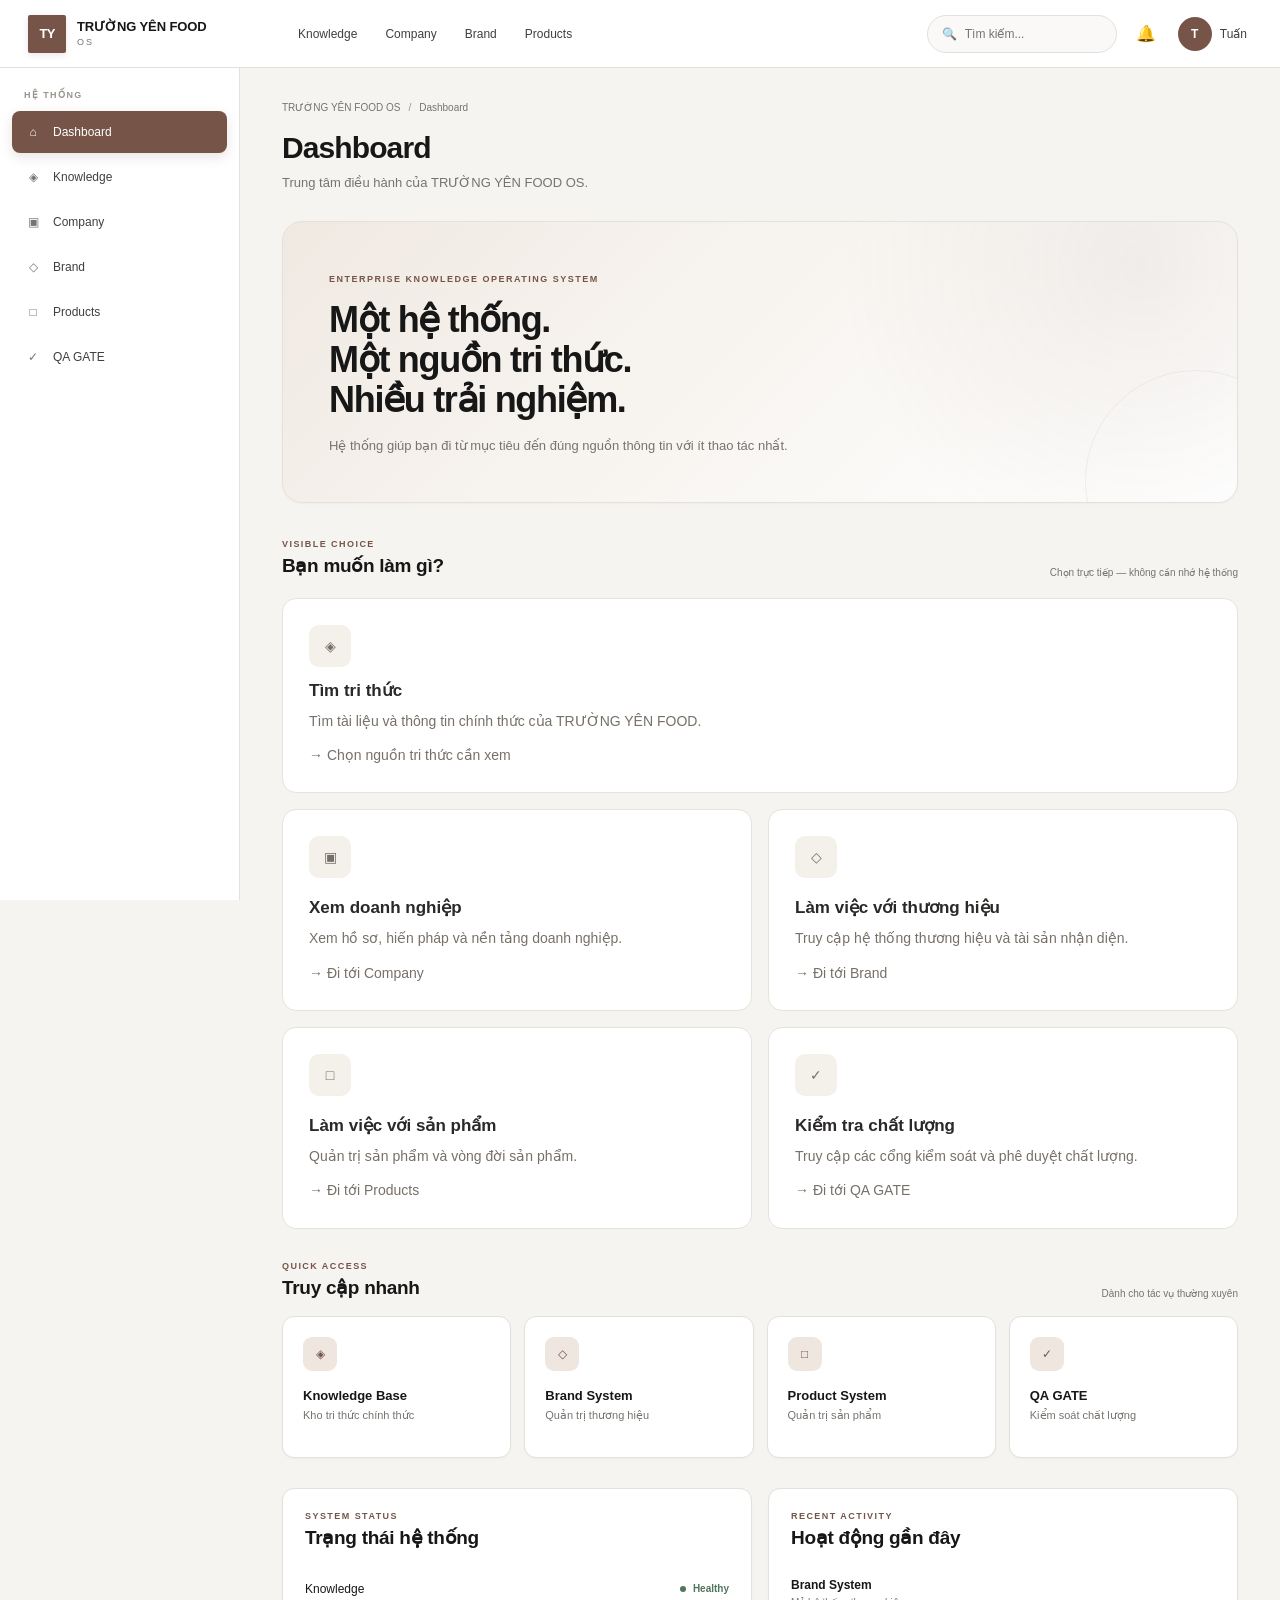
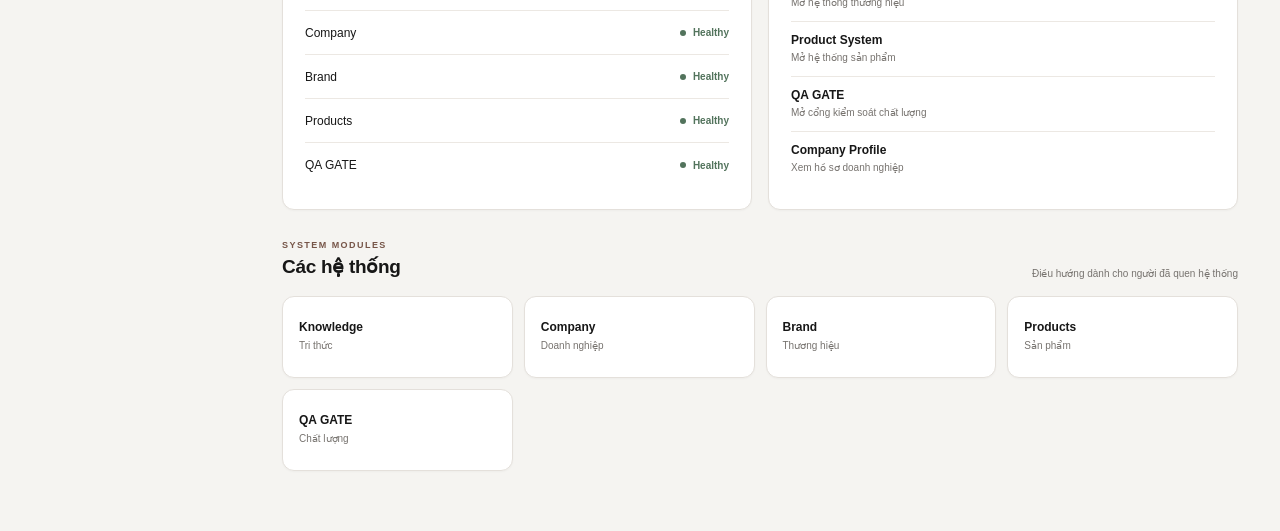
<file: app/index.html>
<!DOCTYPE html>
<html lang="vi">

<head>

    <meta charset="UTF-8">

    <meta
        name="viewport"
        content="width=device-width, initial-scale=1.0"
    >

    <title>TRƯỜNG YÊN FOOD OS</title>

    <link rel="stylesheet" href="app.css">

    <style>

        /*
         * =========================================
         * UX v1.1 — VISIBLE CHOICE
         * =========================================
         */

        .intent-section {
            margin-top: 36px;
        }


        .intent-grid {
            display: grid;
            grid-template-columns:
                repeat(2, minmax(0, 1fr));

            gap: 16px;

            margin-top: 20px;
        }


        .intent-card {
            display: flex;
            flex-direction: column;

            min-height: 150px;

            padding: 26px;

            text-decoration: none;

            background: #ffffff;

            border: 1px solid #e7e2da;

            border-radius: 14px;

            transition:
                transform 0.18s ease,
                box-shadow 0.18s ease,
                border-color 0.18s ease;
        }


        .intent-card:hover {
            transform: translateY(-2px);

            border-color: #c8b59f;

            box-shadow:
                0 10px 30px rgba(60, 48, 35, 0.08);
        }


        .intent-icon {
            display: flex;
            align-items: center;
            justify-content: center;

            width: 42px;
            height: 42px;

            margin-bottom: 18px;

            border-radius: 10px;

            background: #f4f0ea;

            font-size: 20px;
        }


        .intent-card strong {
            display: block;

            margin-bottom: 7px;

            font-size: 17px;
            line-height: 1.4;

            color: #2b2927;
        }


        .intent-card span {
            font-size: 14px;
            line-height: 1.6;

            color: #777067;
        }


        .intent-primary {
            grid-column: span 2;

            min-height: 120px;
        }


        .intent-primary .intent-icon {
            margin-bottom: 12px;
        }


        .intent-note {
            margin-top: 12px;

            font-size: 13px;

            color: #8a8177;
        }


        @media (max-width: 760px) {

            .intent-grid {
                grid-template-columns: 1fr;
            }


            .intent-primary {
                grid-column: span 1;
            }

        }

    </style>

</head>


<body>

    <div class="app-shell">


        <!-- =========================================
             HEADER
             ========================================= -->

        <header class="app-header">

            <a
                href="index.html"
                class="brand"
            >

                <div class="brand-mark">
                    TY
                </div>


                <div class="brand-text">

                    <strong>
                        TRƯỜNG YÊN FOOD
                    </strong>

                    <span>
                        OS
                    </span>

                </div>

            </a>


            <nav class="top-navigation">

                <a href="workspaces/knowledge.html">
                    Knowledge
                </a>

                <a href="workspaces/company.html">
                    Company
                </a>

                <a href="workspaces/brand.html">
                    Brand
                </a>

                <a href="workspaces/products.html">
                    Products
                </a>

            </nav>


            <div class="header-actions">

                <button
                    class="search-button"
                    type="button"
                    id="dashboard-search-button"
                >

                    🔍

                    <span>
                        Tìm kiếm...
                    </span>

                </button>


                <button
                    class="icon-button"
                    type="button"
                    aria-label="Thông báo"
                >
                    🔔
                </button>


                <button
                    class="user-button"
                    type="button"
                >

                    <span class="avatar">
                        T
                    </span>

                    <span>
                        Tuấn
                    </span>

                </button>

            </div>

        </header>



        <!-- =========================================
             BODY
             ========================================= -->

        <div class="app-body">


            <!-- =====================================
                 SIDEBAR
                 ===================================== -->

            <aside class="sidebar">

                <div class="sidebar-section">

                    <div class="sidebar-title">
                        HỆ THỐNG
                    </div>


                    <a
                        class="sidebar-item active"
                        href="index.html"
                    >

                        <span>⌂</span>

                        <span>
                            Dashboard
                        </span>

                    </a>


                    <a
                        class="sidebar-item"
                        href="workspaces/knowledge.html"
                    >

                        <span>◈</span>

                        <span>
                            Knowledge
                        </span>

                    </a>


                    <a
                        class="sidebar-item"
                        href="workspaces/company.html"
                    >

                        <span>▣</span>

                        <span>
                            Company
                        </span>

                    </a>


                    <a
                        class="sidebar-item"
                        href="workspaces/brand.html"
                    >

                        <span>◇</span>

                        <span>
                            Brand
                        </span>

                    </a>


                    <a
                        class="sidebar-item"
                        href="workspaces/products.html"
                    >

                        <span>□</span>

                        <span>
                            Products
                        </span>

                    </a>


                    <a
                        class="sidebar-item"
                        href="workspaces/qa.html"
                    >

                        <span>✓</span>

                        <span>
                            QA GATE
                        </span>

                    </a>

                </div>

            </aside>



            <!-- =====================================
                 MAIN CONTENT
                 ===================================== -->

            <main class="main-content">

                <div class="workspace">


                    <!-- =================================
                         BREADCRUMB
                         ================================= -->

                    <div class="workspace-breadcrumb">

                        TRƯỜNG YÊN FOOD OS

                        <span>
                            /
                        </span>

                        Dashboard

                    </div>



                    <!-- =================================
                         PAGE HEADER
                         ================================= -->

                    <div class="workspace-heading">

                        <div>

                            <h1>
                                Dashboard
                            </h1>


                            <p>
                                Trung tâm điều hành của
                                TRƯỜNG YÊN FOOD OS.
                            </p>

                        </div>

                    </div>



                    <!-- =================================
                         WELCOME
                         ================================= -->

                    <section class="welcome-card">

                        <div>

                            <span class="eyebrow">
                                ENTERPRISE KNOWLEDGE OPERATING SYSTEM
                            </span>


                            <h2>

                                Một hệ thống.
                                <br>

                                Một nguồn tri thức.
                                <br>

                                Nhiều trải nghiệm.

                            </h2>


                            <p>

                                Hệ thống giúp bạn đi từ mục tiêu
                                đến đúng nguồn thông tin với
                                ít thao tác nhất.

                            </p>

                        </div>

                    </section>



                    <!-- =================================
                         INTENT LAYER
                         ================================= -->

                    <section class="intent-section">


                        <div class="section-heading">

                            <div>

                                <span class="section-eyebrow">
                                    VISIBLE CHOICE
                                </span>


                                <h2>
                                    Bạn muốn làm gì?
                                </h2>

                            </div>


                            <span class="section-note">
                                Chọn trực tiếp — không cần nhớ hệ thống
                            </span>

                        </div>



                        <div class="intent-grid">


                            <!-- =================================
                                 INTENT 01 — KNOWLEDGE
                                 ================================= -->

                            <a
                                href="workspaces/knowledge.html"
                                class="intent-card intent-primary"
                            >

                                <span class="intent-icon">
                                    ◈
                                </span>


                                <strong>
                                    Tìm tri thức
                                </strong>


                                <span>
                                    Tìm tài liệu và thông tin chính thức
                                    của TRƯỜNG YÊN FOOD.
                                </span>


                                <span class="intent-note">
                                    → Chọn nguồn tri thức cần xem
                                </span>

                            </a>



                            <!-- =================================
                                 INTENT 02 — COMPANY
                                 ================================= -->

                            <a
                                href="workspaces/company.html"
                                class="intent-card"
                            >

                                <span class="intent-icon">
                                    ▣
                                </span>


                                <strong>
                                    Xem doanh nghiệp
                                </strong>


                                <span>
                                    Xem hồ sơ, hiến pháp và nền tảng
                                    doanh nghiệp.
                                </span>


                                <span class="intent-note">
                                    → Đi tới Company
                                </span>

                            </a>



                            <!-- =================================
                                 INTENT 03 — BRAND
                                 ================================= -->

                            <a
                                href="workspaces/brand.html"
                                class="intent-card"
                            >

                                <span class="intent-icon">
                                    ◇
                                </span>


                                <strong>
                                    Làm việc với thương hiệu
                                </strong>


                                <span>
                                    Truy cập hệ thống thương hiệu
                                    và tài sản nhận diện.
                                </span>


                                <span class="intent-note">
                                    → Đi tới Brand
                                </span>

                            </a>



                            <!-- =================================
                                 INTENT 04 — PRODUCTS
                                 ================================= -->

                            <a
                                href="workspaces/products.html"
                                class="intent-card"
                            >

                                <span class="intent-icon">
                                    □
                                </span>


                                <strong>
                                    Làm việc với sản phẩm
                                </strong>


                                <span>
                                    Quản trị sản phẩm và vòng đời
                                    sản phẩm.
                                </span>


                                <span class="intent-note">
                                    → Đi tới Products
                                </span>

                            </a>



                            <!-- =================================
                                 INTENT 05 — QA
                                 ================================= -->

                            <a
                                href="workspaces/qa.html"
                                class="intent-card"
                            >

                                <span class="intent-icon">
                                    ✓
                                </span>


                                <strong>
                                    Kiểm tra chất lượng
                                </strong>


                                <span>
                                    Truy cập các cổng kiểm soát
                                    và phê duyệt chất lượng.
                                </span>


                                <span class="intent-note">
                                    → Đi tới QA GATE
                                </span>

                            </a>


                        </div>

                    </section>



                    <!-- =================================
                         QUICK ACCESS
                         ================================= -->

                    <section class="quick-access">

                        <div class="section-heading">

                            <div>

                                <span class="section-eyebrow">
                                    QUICK ACCESS
                                </span>


                                <h2>
                                    Truy cập nhanh
                                </h2>

                            </div>


                            <span class="section-note">
                                Dành cho tác vụ thường xuyên
                            </span>

                        </div>


                        <div class="quick-grid">


                            <a
                                href="workspaces/knowledge.html"
                                class="quick-card"
                            >

                                <span class="quick-icon">
                                    ◈
                                </span>


                                <strong>
                                    Knowledge Base
                                </strong>


                                <span>
                                    Kho tri thức chính thức
                                </span>

                            </a>



                            <a
                                href="workspaces/brand.html"
                                class="quick-card"
                            >

                                <span class="quick-icon">
                                    ◇
                                </span>


                                <strong>
                                    Brand System
                                </strong>


                                <span>
                                    Quản trị thương hiệu
                                </span>

                            </a>



                            <a
                                href="workspaces/products.html"
                                class="quick-card"
                            >

                                <span class="quick-icon">
                                    □
                                </span>


                                <strong>
                                    Product System
                                </strong>


                                <span>
                                    Quản trị sản phẩm
                                </span>

                            </a>



                            <a
                                href="workspaces/qa.html"
                                class="quick-card"
                            >

                                <span class="quick-icon">
                                    ✓
                                </span>


                                <strong>
                                    QA GATE
                                </strong>


                                <span>
                                    Kiểm soát chất lượng
                                </span>

                            </a>


                        </div>

                    </section>



                    <!-- =================================
                         SYSTEM STATUS
                         ================================= -->

                    <section class="dashboard-grid">


                        <div class="dashboard-panel">

                            <div class="panel-heading">

                                <div>

                                    <span class="section-eyebrow">
                                        SYSTEM STATUS
                                    </span>


                                    <h2>
                                        Trạng thái hệ thống
                                    </h2>

                                </div>

                            </div>


                            <div class="status-list">


                                <div class="status-row">

                                    <span>
                                        Knowledge
                                    </span>

                                    <span class="status healthy">
                                        Healthy
                                    </span>

                                </div>


                                <div class="status-row">

                                    <span>
                                        Company
                                    </span>

                                    <span class="status healthy">
                                        Healthy
                                    </span>

                                </div>


                                <div class="status-row">

                                    <span>
                                        Brand
                                    </span>

                                    <span class="status healthy">
                                        Healthy
                                    </span>

                                </div>


                                <div class="status-row">

                                    <span>
                                        Products
                                    </span>

                                    <span class="status healthy">
                                        Healthy
                                    </span>

                                </div>


                                <div class="status-row">

                                    <span>
                                        QA GATE
                                    </span>

                                    <span class="status healthy">
                                        Healthy
                                    </span>

                                </div>


                            </div>

                        </div>



                        <!-- =================================
                             RECENT ACTIVITY
                             ================================= -->

                        <div class="dashboard-panel">

                            <div class="panel-heading">

                                <div>

                                    <span class="section-eyebrow">
                                        RECENT ACTIVITY
                                    </span>


                                    <h2>
                                        Hoạt động gần đây
                                    </h2>

                                </div>

                            </div>


                            <div class="activity-list">


                                <a
                                    href="workspaces/brand.html"
                                    class="activity-item"
                                >

                                    <strong>
                                        Brand System
                                    </strong>


                                    <span>
                                        Mở hệ thống thương hiệu
                                    </span>

                                </a>



                                <a
                                    href="workspaces/products.html"
                                    class="activity-item"
                                >

                                    <strong>
                                        Product System
                                    </strong>


                                    <span>
                                        Mở hệ thống sản phẩm
                                    </span>

                                </a>



                                <a
                                    href="workspaces/qa.html"
                                    class="activity-item"
                                >

                                    <strong>
                                        QA GATE
                                    </strong>


                                    <span>
                                        Mở cổng kiểm soát chất lượng
                                    </span>

                                </a>



                                <a
                                    href="workspaces/company.html"
                                    class="activity-item"
                                >

                                    <strong>
                                        Company Profile
                                    </strong>


                                    <span>
                                        Xem hồ sơ doanh nghiệp
                                    </span>

                                </a>


                            </div>

                        </div>


                    </section>



                    <!-- =================================
                         SYSTEM MODULES
                         ================================= -->

                    <section class="modules-section">


                        <div class="section-heading">

                            <div>

                                <span class="section-eyebrow">
                                    SYSTEM MODULES
                                </span>


                                <h2>
                                    Các hệ thống
                                </h2>

                            </div>


                            <span class="section-note">
                                Điều hướng dành cho người đã quen hệ thống
                            </span>

                        </div>


                        <div class="module-grid">


                            <a
                                href="workspaces/knowledge.html"
                                class="module-card"
                            >

                                <strong>
                                    Knowledge
                                </strong>

                                <span>
                                    Tri thức
                                </span>

                            </a>



                            <a
                                href="workspaces/company.html"
                                class="module-card"
                            >

                                <strong>
                                    Company
                                </strong>

                                <span>
                                    Doanh nghiệp
                                </span>

                            </a>



                            <a
                                href="workspaces/brand.html"
                                class="module-card"
                            >

                                <strong>
                                    Brand
                                </strong>

                                <span>
                                    Thương hiệu
                                </span>

                            </a>



                            <a
                                href="workspaces/products.html"
                                class="module-card"
                            >

                                <strong>
                                    Products
                                </strong>

                                <span>
                                    Sản phẩm
                                </span>

                            </a>



                            <a
                                href="workspaces/qa.html"
                                class="module-card"
                            >

                                <strong>
                                    QA GATE
                                </strong>

                                <span>
                                    Chất lượng
                                </span>

                            </a>


                        </div>

                    </section>


                </div>

            </main>

        </div>

    </div>
<script src="app.js"></script>
</body>

</html>
</file>
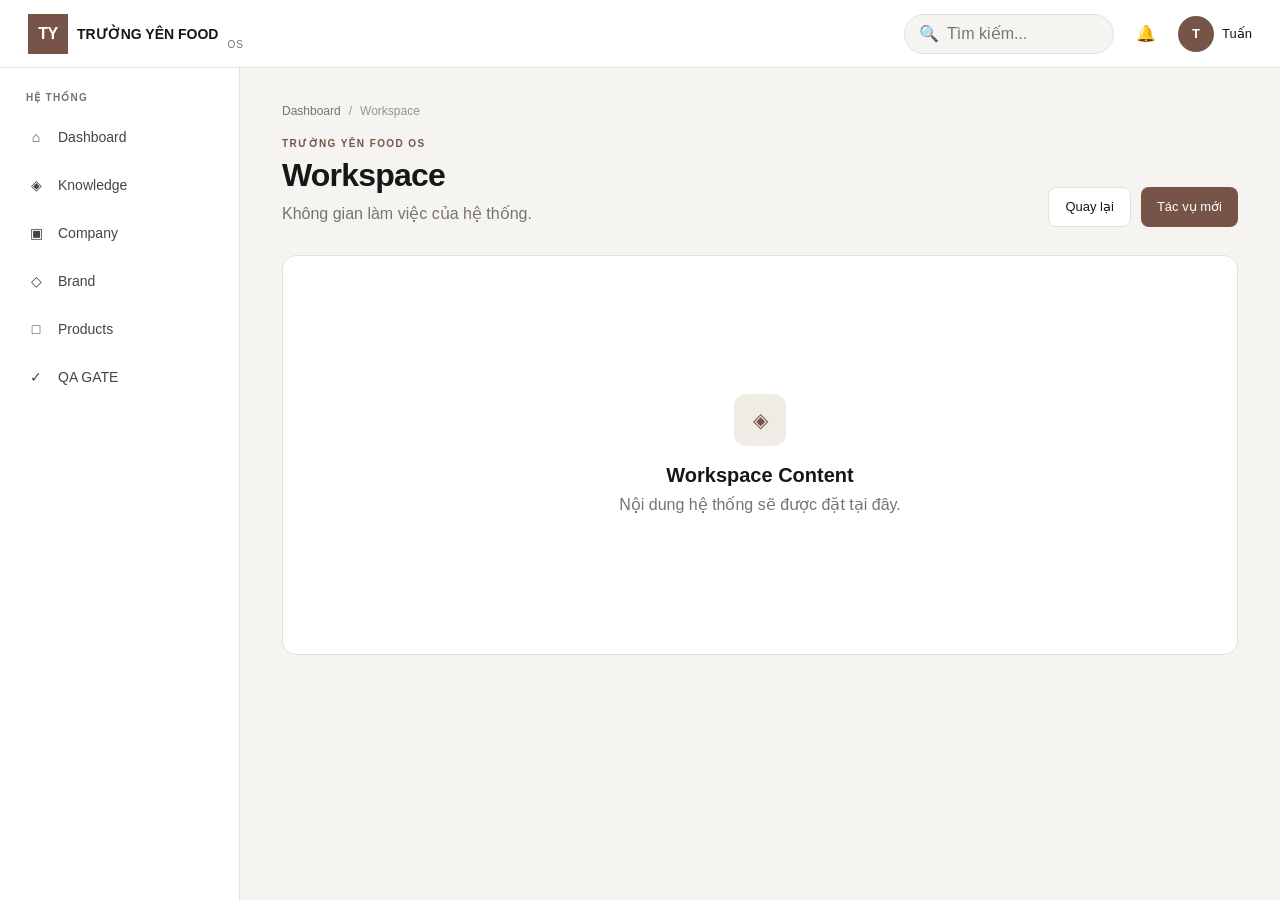
<file: app/layouts/workspace.html>
<!DOCTYPE html>
<html lang="vi">

<head>

    <meta charset="UTF-8">

    <meta
        name="viewport"
        content="width=device-width, initial-scale=1.0"
    >

    <title>Workspace — TRƯỜNG YÊN FOOD OS</title>

    <link rel="stylesheet" href="../app.css">
    <link rel="stylesheet" href="../components/workspace.css">

</head>


<body>

    <div class="workspace-shell">


        <!-- =========================================
             HEADER
             ========================================= -->

        <header class="workspace-header">

            <a
                href="../index.html"
                class="workspace-brand"
                data-nav-home
            >

                <span class="workspace-brand-mark">
                    TY
                </span>

                <span class="workspace-brand-name">
                    TRƯỜNG YÊN FOOD
                </span>

                <span class="workspace-brand-os">
                    OS
                </span>

            </a>


            <div class="workspace-header-actions">

                <button
                    class="workspace-search"
                    type="button"
                    aria-label="Tìm kiếm"
                >

                    🔍

                    <span>
                        Tìm kiếm...
                    </span>

                </button>


                <button
                    class="workspace-notification"
                    type="button"
                    aria-label="Thông báo"
                >

                    🔔

                </button>


                <div class="workspace-user">

                    <span class="workspace-avatar">
                        T
                    </span>

                    <span>
                        Tuấn
                    </span>

                </div>

            </div>

        </header>



        <!-- =========================================
             BODY
             ========================================= -->

        <div class="workspace-body">


            <!-- =====================================
                 SIDEBAR
                 ===================================== -->

            <aside
                class="workspace-sidebar"
                aria-label="Điều hướng hệ thống"
            >

                <div class="workspace-sidebar-title">
                    HỆ THỐNG
                </div>


                <!-- DASHBOARD -->

                <a
                    href="../index.html"
                    class="workspace-nav-item"
                    data-workspace="dashboard"
                >

                    <span>
                        ⌂
                    </span>

                    <span>
                        Dashboard
                    </span>

                </a>


                <!-- KNOWLEDGE -->

                <a
                    href="knowledge.html"
                    class="workspace-nav-item"
                    data-workspace="knowledge"
                >

                    <span>
                        ◈
                    </span>

                    <span>
                        Knowledge
                    </span>

                </a>


                <!-- COMPANY -->

                <a
                    href="company.html"
                    class="workspace-nav-item"
                    data-workspace="company"
                >

                    <span>
                        ▣
                    </span>

                    <span>
                        Company
                    </span>

                </a>


                <!-- BRAND -->

                <a
                    href="brand.html"
                    class="workspace-nav-item"
                    data-workspace="brand"
                >

                    <span>
                        ◇
                    </span>

                    <span>
                        Brand
                    </span>

                </a>


                <!-- PRODUCTS -->

                <a
                    href="products.html"
                    class="workspace-nav-item"
                    data-workspace="products"
                >

                    <span>
                        □
                    </span>

                    <span>
                        Products
                    </span>

                </a>


                <!-- QA GATE -->

                <a
                    href="qa.html"
                    class="workspace-nav-item"
                    data-workspace="qa"
                >

                    <span>
                        ✓
                    </span>

                    <span>
                        QA GATE
                    </span>

                </a>


            </aside>



            <!-- =====================================
                 MAIN
                 ===================================== -->

            <main class="workspace-main">

                <div class="workspace-container">


                    <!-- =================================
                         BREADCRUMB
                         ================================= -->

                    <nav
                        class="workspace-breadcrumb"
                        aria-label="Breadcrumb"
                    >

                        <a
                            href="../index.html"
                            data-nav-home
                        >
                            Dashboard
                        </a>

                        <span>
                            /
                        </span>

                        <span
                            class="workspace-breadcrumb-current"
                            data-breadcrumb-current
                        >
                            Workspace
                        </span>

                    </nav>



                    <!-- =================================
                         PAGE HEADER
                         ================================= -->

                    <header class="workspace-page-header">

                        <div>

                            <span class="workspace-eyebrow">
                                TRƯỜNG YÊN FOOD OS
                            </span>


                            <h1
                                data-workspace-title
                            >
                                Workspace
                            </h1>


                            <p
                                data-workspace-description
                            >
                                Không gian làm việc của hệ thống.
                            </p>

                        </div>


                        <div class="workspace-actions">


                            <button
                                class="workspace-action secondary"
                                type="button"
                                data-nav-back
                            >
                                Quay lại
                            </button>


                            <button
                                class="workspace-action primary"
                                type="button"
                                data-new-task
                            >
                                Tác vụ mới
                            </button>


                        </div>

                    </header>



                    <!-- =================================
                         CONTENT
                         ================================= -->

                    <section
                        class="workspace-content"
                        data-workspace-content
                    >

                        <div class="workspace-placeholder">

                            <span class="workspace-placeholder-icon">
                                ◈
                            </span>


                            <h2>
                                Workspace Content
                            </h2>


                            <p>
                                Nội dung hệ thống sẽ được đặt tại đây.
                            </p>

                        </div>

                    </section>


                </div>

            </main>


        </div>

    </div>


</body>

</html>
</file>
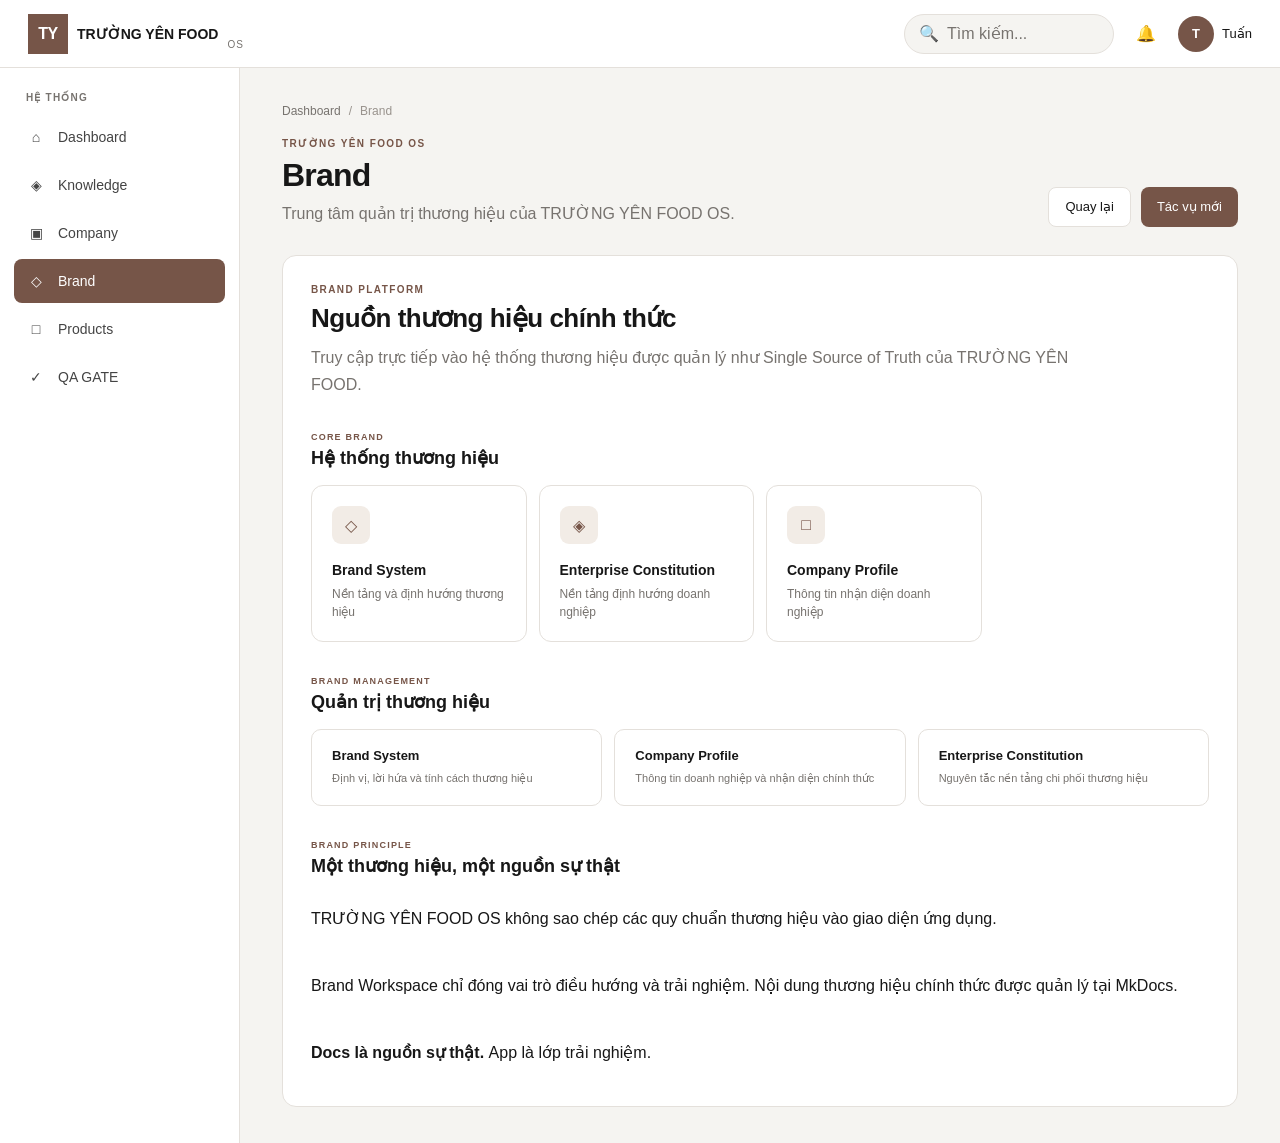
<file: app/workspaces/brand.html>
<!DOCTYPE html>
<html lang="vi">

<head>

    <meta charset="UTF-8">

    <meta
        name="viewport"
        content="width=device-width, initial-scale=1.0"
    >

    <title>Brand — TRƯỜNG YÊN FOOD OS</title>

    <link rel="stylesheet" href="../app.css">
    <link rel="stylesheet" href="../components/workspace.css">

</head>


<body>

    <div id="workspace-root"></div>


    <script>

        /*
         * =========================================
         * TRƯỜNG YÊN FOOD OS
         * BRAND WORKSPACE
         *
         * APP
         *  ↓
         * BRAND WORKSPACE
         *  ↓
         * MKDOCS / SINGLE SOURCE OF TRUTH
         * =========================================
         */


        const KNOWLEDGE_ROOT =
            "http://127.0.0.1:8000/systems/";


        /*
         * =========================================
         * LOAD WORKSPACE SHELL
         * =========================================
         */

        fetch("../layouts/workspace.html")

            .then(response => {

                if (!response.ok) {

                    throw new Error(
                        "Không thể tải Workspace Shell."
                    );

                }

                return response.text();

            })


            .then(html => {

                const parser =
                    new DOMParser();


                const documentFragment =
                    parser.parseFromString(
                        html,
                        "text/html"
                    );


                const shell =
                    documentFragment.querySelector(
                        ".workspace-shell"
                    );


                if (!shell) {

                    throw new Error(
                        "Không tìm thấy Workspace Shell."
                    );

                }


                /*
                 * INSERT SHELL
                 */

                document
                    .getElementById("workspace-root")
                    .appendChild(shell);


                /*
                 * =================================
                 * PAGE HEADER
                 * =================================
                 */

                const pageTitle =
                    shell.querySelector(
                        ".workspace-page-header h1"
                    );


                const pageDescription =
                    shell.querySelector(
                        ".workspace-page-header p"
                    );


                const breadcrumb =
                    shell.querySelector(
                        ".workspace-breadcrumb span:last-child"
                    );


                if (pageTitle) {

                    pageTitle.textContent =
                        "Brand";

                }


                if (pageDescription) {

                    pageDescription.textContent =
                        "Trung tâm quản trị thương hiệu của TRƯỜNG YÊN FOOD OS.";

                }


                if (breadcrumb) {

                    breadcrumb.textContent =
                        "Brand";

                }


                /*
                 * =================================
                 * ACTIVE NAVIGATION
                 * =================================
                 */

                const navigation =
                    shell.querySelectorAll(
                        ".workspace-nav-item"
                    );


                navigation.forEach(item => {

                    item.classList.remove(
                        "active"
                    );


                    if (
                        item.textContent
                            .trim()
                            .includes("Brand")
                    ) {

                        item.classList.add(
                            "active"
                        );

                    }

                });


                /*
                 * =================================
                 * WORKSPACE CONTENT
                 * =================================
                 */

                const content =
                    shell.querySelector(
                        ".workspace-content"
                    );


                if (!content) {

                    throw new Error(
                        "Không tìm thấy vùng Workspace Content."
                    );

                }


                content.innerHTML = `

                    <div class="knowledge-overview">


                        <!-- =================================
                             INTRO
                             ================================= -->

                        <div class="knowledge-intro">

                            <span class="workspace-eyebrow">
                                BRAND PLATFORM
                            </span>


                            <h2>
                                Nguồn thương hiệu chính thức
                            </h2>


                            <p>
                                Truy cập trực tiếp vào hệ thống
                                thương hiệu được quản lý như
                                Single Source of Truth của
                                TRƯỜNG YÊN FOOD.
                            </p>

                        </div>



                        <!-- =================================
                             CORE BRAND
                             ================================= -->

                        <div class="knowledge-section">

                            <div class="knowledge-section-heading">

                                <div>

                                    <span class="section-eyebrow">
                                        CORE BRAND
                                    </span>


                                    <h3>
                                        Hệ thống thương hiệu
                                    </h3>

                                </div>

                            </div>


                            <div class="knowledge-grid">


                                <!-- BRAND SYSTEM -->

                                <a
                                    href="${KNOWLEDGE_ROOT}brand-system/"
                                    class="knowledge-card"
                                >

                                    <span class="knowledge-card-icon">
                                        ◇
                                    </span>


                                    <strong>
                                        Brand System
                                    </strong>


                                    <span>
                                        Nền tảng và định hướng thương hiệu
                                    </span>

                                </a>



                                <!-- ENTERPRISE CONSTITUTION -->

                                <a
                                    href="${KNOWLEDGE_ROOT}enterprise-constitution/"
                                    class="knowledge-card"
                                >

                                    <span class="knowledge-card-icon">
                                        ◈
                                    </span>


                                    <strong>
                                        Enterprise Constitution
                                    </strong>


                                    <span>
                                        Nền tảng định hướng doanh nghiệp
                                    </span>

                                </a>



                                <!-- COMPANY PROFILE -->

                                <a
                                    href="${KNOWLEDGE_ROOT}company-profile/"
                                    class="knowledge-card"
                                >

                                    <span class="knowledge-card-icon">
                                        □
                                    </span>


                                    <strong>
                                        Company Profile
                                    </strong>


                                    <span>
                                        Thông tin nhận diện doanh nghiệp
                                    </span>

                                </a>


                            </div>

                        </div>



                        <!-- =================================
                             BRAND MANAGEMENT
                             ================================= -->

                        <div class="knowledge-section">

                            <div class="knowledge-section-heading">

                                <div>

                                    <span class="section-eyebrow">
                                        BRAND MANAGEMENT
                                    </span>


                                    <h3>
                                        Quản trị thương hiệu
                                    </h3>

                                </div>

                            </div>


                            <div class="knowledge-list">


                                <a
                                    href="${KNOWLEDGE_ROOT}brand-system/"
                                    class="knowledge-list-item"
                                >

                                    <strong>
                                        Brand System
                                    </strong>


                                    <span>
                                        Định vị, lời hứa và tính cách thương hiệu
                                    </span>

                                </a>



                                <a
                                    href="${KNOWLEDGE_ROOT}company-profile/"
                                    class="knowledge-list-item"
                                >

                                    <strong>
                                        Company Profile
                                    </strong>


                                    <span>
                                        Thông tin doanh nghiệp và nhận diện chính thức
                                    </span>

                                </a>



                                <a
                                    href="${KNOWLEDGE_ROOT}enterprise-constitution/"
                                    class="knowledge-list-item"
                                >

                                    <strong>
                                        Enterprise Constitution
                                    </strong>


                                    <span>
                                        Nguyên tắc nền tảng chi phối thương hiệu
                                    </span>

                                </a>


                            </div>

                        </div>



                        <!-- =================================
                             BRAND PRINCIPLE
                             ================================= -->

                        <div class="knowledge-section">

                            <div class="knowledge-section-heading">

                                <div>

                                    <span class="section-eyebrow">
                                        BRAND PRINCIPLE
                                    </span>


                                    <h3>
                                        Một thương hiệu, một nguồn sự thật
                                    </h3>

                                </div>

                            </div>


                            <p>
                                TRƯỜNG YÊN FOOD OS không sao chép
                                các quy chuẩn thương hiệu vào
                                giao diện ứng dụng.
                            </p>


                            <p>
                                Brand Workspace chỉ đóng vai trò
                                điều hướng và trải nghiệm.
                                Nội dung thương hiệu chính thức
                                được quản lý tại MkDocs.
                            </p>


                            <p>

                                <strong>
                                    Docs là nguồn sự thật.
                                </strong>

                                App là lớp trải nghiệm.

                            </p>

                        </div>


                    </div>

                `;

            })


            /*
             * =========================================
             * ERROR HANDLING
             * =========================================
             */

            .catch(error => {

                console.error(
                    "Không thể tải Brand Workspace:",
                    error
                );


                document
                    .getElementById("workspace-root")
                    .innerHTML = `

                        <div
                            style="
                                padding:40px;
                                font-family:Arial,sans-serif;
                            "
                        >

                            <h2>
                                Không thể tải Brand Workspace
                            </h2>


                            <p>
                                Vui lòng kiểm tra Workspace Shell
                                và máy chủ Knowledge Documentation.
                            </p>

                        </div>

                    `;

            });

    </script>


<script src="../app.js"></script>
<script src="../task.js"></script>
</body>

</html>
</file>
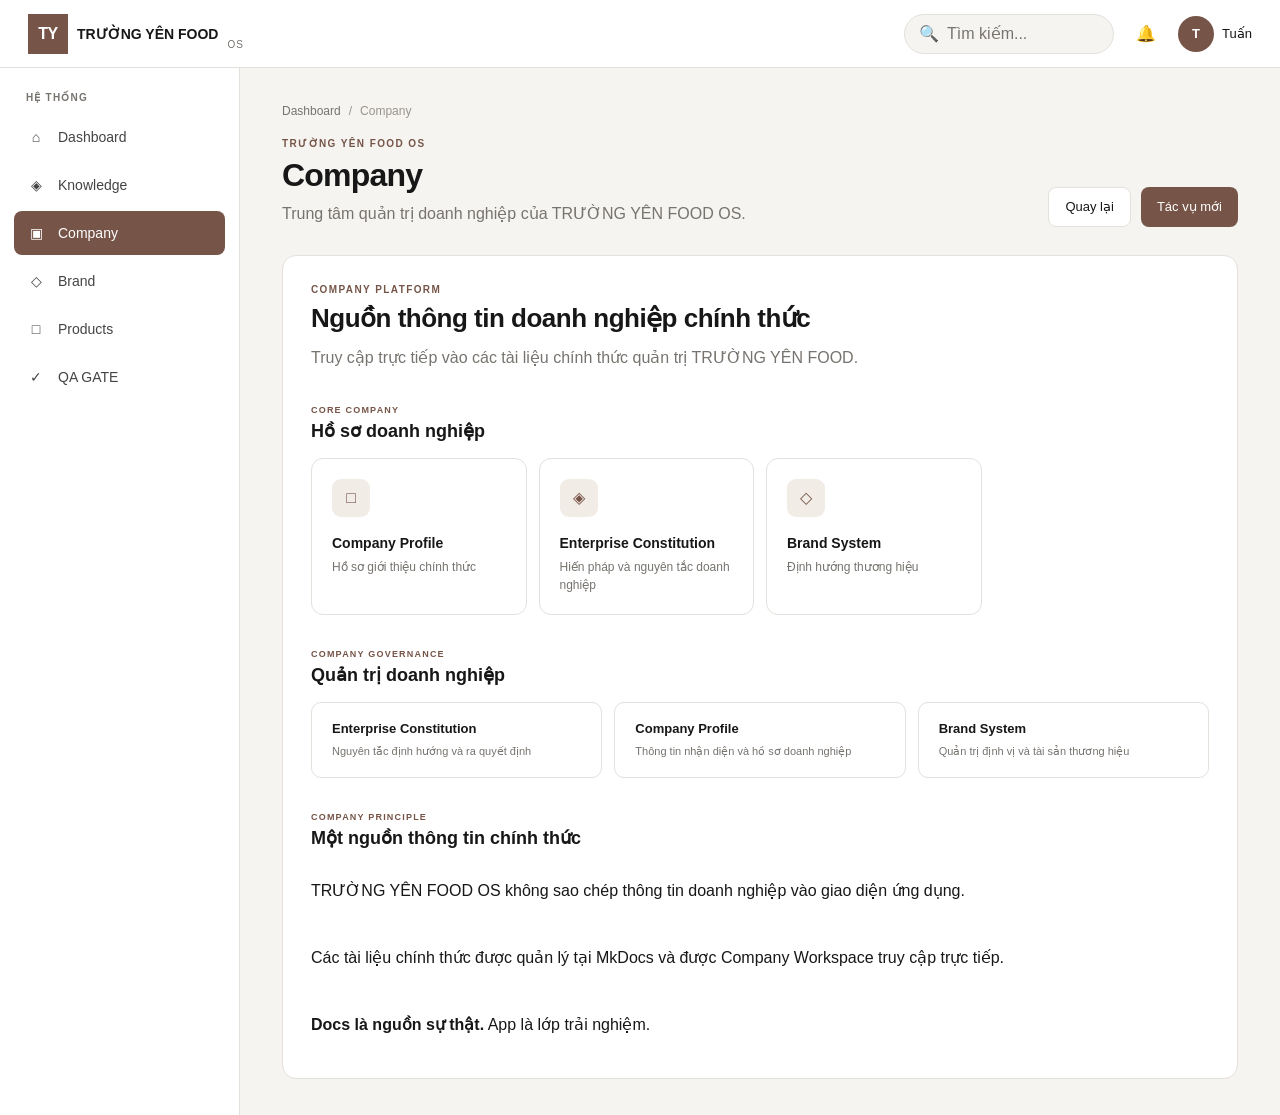
<file: app/workspaces/company.html>
<!DOCTYPE html>
<html lang="vi">

<head>
    <meta charset="UTF-8">
    <meta name="viewport" content="width=device-width, initial-scale=1.0">
    <title>Company — TRƯỜNG YÊN FOOD OS</title>
    <link rel="stylesheet" href="../app.css">
    <link rel="stylesheet" href="../components/workspace.css">
</head>

<body>
    <div id="workspace-root"></div>

    <script>
        const KNOWLEDGE_ROOT = "http://127.0.0.1:8000/systems/";

        fetch("../layouts/workspace.html")
            .then((response) => {
                if (!response.ok) {
                    throw new Error("Không thể tải Workspace Shell.");
                }
                return response.text();
            })
            .then((html) => {
                const parser = new DOMParser();
                const documentFragment = parser.parseFromString(html, "text/html");
                const shell = documentFragment.querySelector(".workspace-shell");

                if (!shell) {
                    throw new Error("Không tìm thấy Workspace Shell.");
                }

                const root = document.getElementById("workspace-root");
                root.appendChild(shell);

                const pageTitle = shell.querySelector(".workspace-page-header h1");
                const pageDescription = shell.querySelector(".workspace-page-header p");
                const breadcrumb = shell.querySelector(".workspace-breadcrumb span:last-child");

                if (pageTitle) pageTitle.textContent = "Company";
                if (pageDescription) pageDescription.textContent = "Trung tâm quản trị doanh nghiệp của TRƯỜNG YÊN FOOD OS.";
                if (breadcrumb) breadcrumb.textContent = "Company";

                const navigation = shell.querySelectorAll(".workspace-nav-item");
                navigation.forEach((item) => {
                    item.classList.remove("active");
                    if (item.textContent.trim().includes("Company")) {
                        item.classList.add("active");
                    }
                });

                const content = shell.querySelector(".workspace-content");
                if (!content) {
                    throw new Error("Không tìm thấy vùng Workspace Content.");
                }

                content.innerHTML = `
                    <div class="knowledge-overview">
                        <div class="knowledge-intro">
                            <span class="workspace-eyebrow">COMPANY PLATFORM</span>
                            <h2>Nguồn thông tin doanh nghiệp chính thức</h2>
                            <p>
                                Truy cập trực tiếp vào các tài liệu chính thức quản trị TRƯỜNG YÊN FOOD.
                            </p>
                        </div>

                        <div class="knowledge-section">
                            <div class="knowledge-section-heading">
                                <div>
                                    <span class="section-eyebrow">CORE COMPANY</span>
                                    <h3>Hồ sơ doanh nghiệp</h3>
                                </div>
                            </div>

                            <div class="knowledge-grid">
                                <a href="${KNOWLEDGE_ROOT}company-profile/" class="knowledge-card">
                                    <span class="knowledge-card-icon">□</span>
                                    <strong>Company Profile</strong>
                                    <span>Hồ sơ giới thiệu chính thức</span>
                                </a>

                                <a href="${KNOWLEDGE_ROOT}enterprise-constitution/" class="knowledge-card">
                                    <span class="knowledge-card-icon">◈</span>
                                    <strong>Enterprise Constitution</strong>
                                    <span>Hiến pháp và nguyên tắc doanh nghiệp</span>
                                </a>

                                <a href="${KNOWLEDGE_ROOT}brand-system/" class="knowledge-card">
                                    <span class="knowledge-card-icon">◇</span>
                                    <strong>Brand System</strong>
                                    <span>Định hướng thương hiệu</span>
                                </a>
                            </div>
                        </div>

                        <div class="knowledge-section">
                            <div class="knowledge-section-heading">
                                <div>
                                    <span class="section-eyebrow">COMPANY GOVERNANCE</span>
                                    <h3>Quản trị doanh nghiệp</h3>
                                </div>
                            </div>

                            <div class="knowledge-list">
                                <a href="${KNOWLEDGE_ROOT}enterprise-constitution/" class="knowledge-list-item">
                                    <strong>Enterprise Constitution</strong>
                                    <span>Nguyên tắc định hướng và ra quyết định</span>
                                </a>

                                <a href="${KNOWLEDGE_ROOT}company-profile/" class="knowledge-list-item">
                                    <strong>Company Profile</strong>
                                    <span>Thông tin nhận diện và hồ sơ doanh nghiệp</span>
                                </a>

                                <a href="${KNOWLEDGE_ROOT}brand-system/" class="knowledge-list-item">
                                    <strong>Brand System</strong>
                                    <span>Quản trị định vị và tài sản thương hiệu</span>
                                </a>
                            </div>
                        </div>

                        <div class="knowledge-section">
                            <div class="knowledge-section-heading">
                                <div>
                                    <span class="section-eyebrow">COMPANY PRINCIPLE</span>
                                    <h3>Một nguồn thông tin chính thức</h3>
                                </div>
                            </div>

                            <p>
                                TRƯỜNG YÊN FOOD OS không sao chép thông tin doanh nghiệp vào giao diện ứng dụng.
                            </p>
                            <p>
                                Các tài liệu chính thức được quản lý tại MkDocs và được Company Workspace truy cập trực tiếp.
                            </p>
                            <p>
                                <strong>Docs là nguồn sự thật.</strong>
                                App là lớp trải nghiệm.
                            </p>
                        </div>
                    </div>
                `;
            })
            .catch((error) => {
                console.error("Không thể tải Company Workspace:", error);
                document.getElementById("workspace-root").innerHTML = `
                    <div style="padding: 40px; font-family: Arial, sans-serif;">
                        <h2>Không thể tải Company Workspace</h2>
                        <p>Vui lòng kiểm tra Workspace Shell và máy chủ Knowledge Documentation.</p>
                    </div>
                `;
            });
    </script>
<script src="../app.js"></script>
<script src="../task.js"></script>
</body>

</html>
</file>
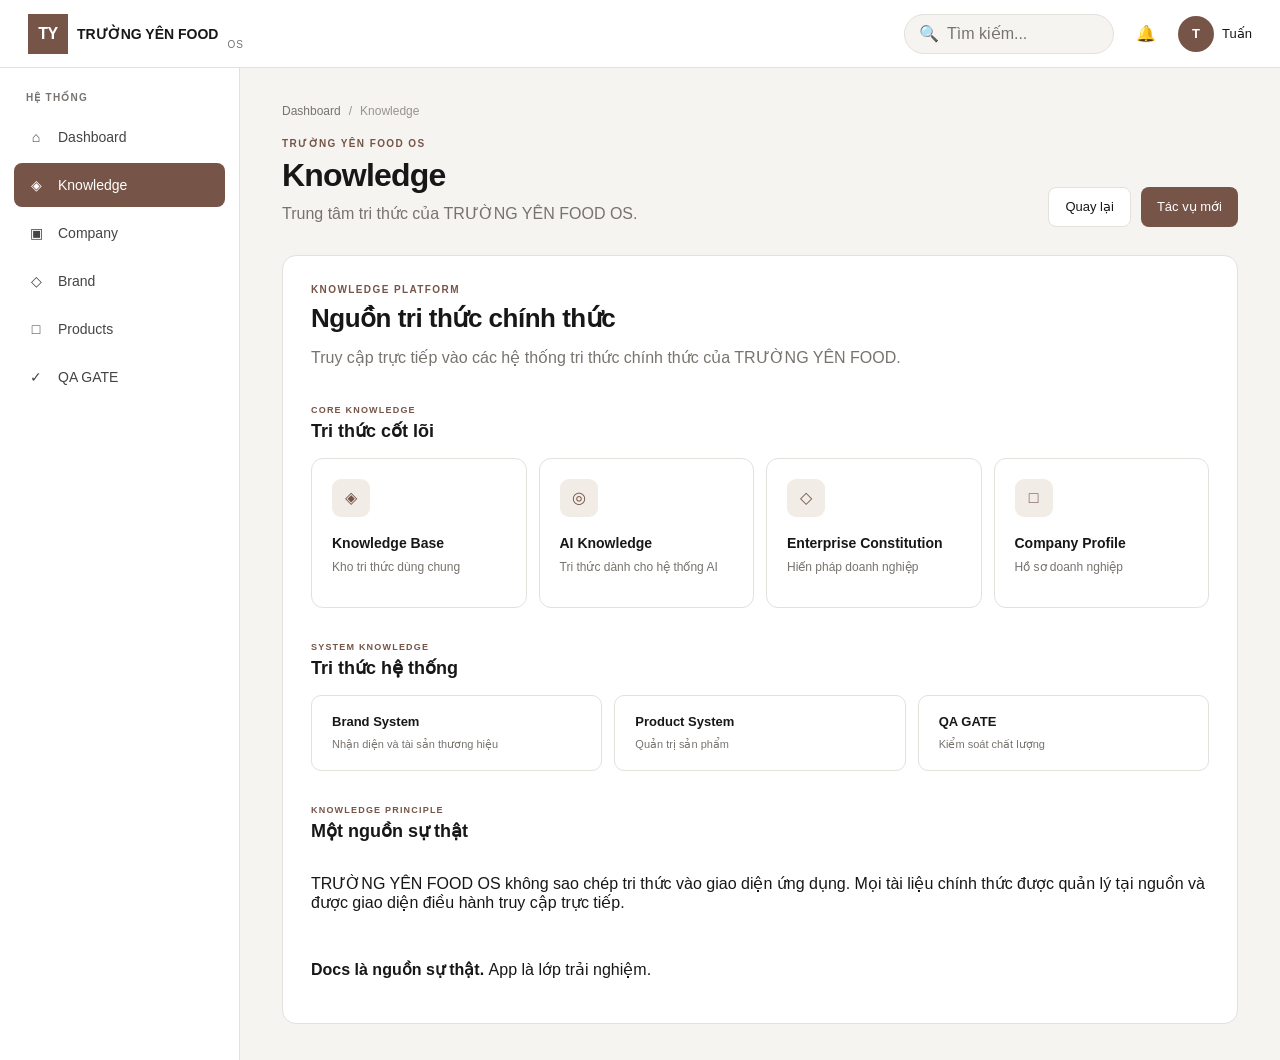
<file: app/workspaces/knowledge.html>
<!DOCTYPE html>
<html lang="vi">

<head>

    <meta charset="UTF-8">

    <meta
        name="viewport"
        content="width=device-width, initial-scale=1.0"
    >

    <title>Knowledge — TRƯỜNG YÊN FOOD OS</title>

    <link
        rel="stylesheet"
        href="../app.css"
    >

    <link
        rel="stylesheet"
        href="../components/workspace.css"
    >

</head>


<body>

    <div id="workspace-root"></div>


    <script>

        /*
         * =====================================================
         * TRƯỜNG YÊN FOOD OS
         * KNOWLEDGE WORKSPACE
         *
         * UX PRINCIPLE
         *
         * Không bắt người dùng phải tìm kiếm.
         * Hiển thị lựa chọn trực tiếp để người dùng CLICK.
         *
         * Mục tiêu:
         *
         * Dashboard
         *     ↓
         * Knowledge
         *     ↓
         * Knowledge Base / AI / Constitution / ...
         *
         * Tối đa 3 click tới đích.
         *
         * =====================================================
         */


        /*
         * =====================================================
         * KNOWLEDGE DOCUMENTATION ROOT
         *
         * MkDocs là Single Source of Truth.
         * App chỉ là lớp trải nghiệm.
         * =====================================================
         */

        const KNOWLEDGE_ROOT =
            "http://127.0.0.1:8000/systems/";


        /*
         * =====================================================
         * LOAD WORKSPACE SHELL
         * =====================================================
         */

        fetch("../layouts/workspace.html")

            .then(response => {

                if (!response.ok) {

                    throw new Error(
                        "Không thể tải Workspace Shell."
                    );

                }

                return response.text();

            })


            .then(html => {


                /*
                 * =================================================
                 * PARSE WORKSPACE SHELL
                 * =================================================
                 */

                const parser =
                    new DOMParser();


                const documentFragment =
                    parser.parseFromString(
                        html,
                        "text/html"
                    );


                const shell =
                    documentFragment.querySelector(
                        ".workspace-shell"
                    );


                if (!shell) {

                    throw new Error(
                        "Không tìm thấy Workspace Shell."
                    );

                }


                /*
                 * =================================================
                 * INSERT SHELL
                 * =================================================
                 */

                const workspaceRoot =
                    document.getElementById(
                        "workspace-root"
                    );


                workspaceRoot.appendChild(
                    shell
                );


                /*
                 * =================================================
                 * PAGE HEADER
                 * =================================================
                 */

                const pageTitle =
                    shell.querySelector(
                        ".workspace-page-header h1"
                    );


                const pageDescription =
                    shell.querySelector(
                        ".workspace-page-header p"
                    );


                const breadcrumb =
                    shell.querySelector(
                        ".workspace-breadcrumb span:last-child"
                    );


                if (pageTitle) {

                    pageTitle.textContent =
                        "Knowledge";

                }


                if (pageDescription) {

                    pageDescription.textContent =
                        "Trung tâm tri thức của TRƯỜNG YÊN FOOD OS.";

                }


                if (breadcrumb) {

                    breadcrumb.textContent =
                        "Knowledge";

                }


                /*
                 * =================================================
                 * ACTIVE NAVIGATION
                 * =================================================
                 */

                const navigation =
                    shell.querySelectorAll(
                        ".workspace-nav-item"
                    );


                navigation.forEach(item => {

                    item.classList.remove(
                        "active"
                    );


                    if (
                        item.textContent
                            .trim()
                            .includes("Knowledge")
                    ) {

                        item.classList.add(
                            "active"
                        );

                    }

                });


                /*
                 * =================================================
                 * WORKSPACE CONTENT
                 * =================================================
                 */

                const content =
                    shell.querySelector(
                        ".workspace-content"
                    );


                if (!content) {

                    throw new Error(
                        "Không tìm thấy vùng Workspace Content."
                    );

                }


                /*
                 * =================================================
                 * KNOWLEDGE UI
                 *
                 * Không có ô search.
                 *
                 * Người dùng nhìn thấy toàn bộ hệ thống
                 * và click trực tiếp.
                 * =================================================
                 */

                content.innerHTML = `

                    <div class="knowledge-overview">


                        <!-- =====================================
                             INTRO
                             ===================================== -->

                        <div class="knowledge-intro">

                            <span class="workspace-eyebrow">
                                KNOWLEDGE PLATFORM
                            </span>


                            <h2>
                                Nguồn tri thức chính thức
                            </h2>


                            <p>
                                Truy cập trực tiếp vào các hệ thống
                                tri thức chính thức của TRƯỜNG YÊN FOOD.
                            </p>

                        </div>



                        <!-- =====================================
                             CORE KNOWLEDGE
                             ===================================== -->

                        <div class="knowledge-section">


                            <div class="knowledge-section-heading">

                                <div>

                                    <span class="section-eyebrow">
                                        CORE KNOWLEDGE
                                    </span>


                                    <h3>
                                        Tri thức cốt lõi
                                    </h3>

                                </div>

                            </div>



                            <div class="knowledge-grid">


                                <!-- =================================
                                     KNOWLEDGE BASE
                                     ================================= -->

                                <a
                                    href="${KNOWLEDGE_ROOT}knowledge-base/"
                                    class="knowledge-card"
                                >

                                    <span class="knowledge-card-icon">
                                        ◈
                                    </span>


                                    <strong>
                                        Knowledge Base
                                    </strong>


                                    <span>
                                        Kho tri thức dùng chung
                                    </span>

                                </a>



                                <!-- =================================
                                     AI KNOWLEDGE
                                     ================================= -->

                                <a
                                    href="${KNOWLEDGE_ROOT}ai-knowledge/"
                                    class="knowledge-card"
                                >

                                    <span class="knowledge-card-icon">
                                        ◎
                                    </span>


                                    <strong>
                                        AI Knowledge
                                    </strong>


                                    <span>
                                        Tri thức dành cho hệ thống AI
                                    </span>

                                </a>



                                <!-- =================================
                                     ENTERPRISE CONSTITUTION
                                     ================================= -->

                                <a
                                    href="${KNOWLEDGE_ROOT}enterprise-constitution/"
                                    class="knowledge-card"
                                >

                                    <span class="knowledge-card-icon">
                                        ◇
                                    </span>


                                    <strong>
                                        Enterprise Constitution
                                    </strong>


                                    <span>
                                        Hiến pháp doanh nghiệp
                                    </span>

                                </a>



                                <!-- =================================
                                     COMPANY PROFILE
                                     ================================= -->

                                <a
                                    href="${KNOWLEDGE_ROOT}company-profile/"
                                    class="knowledge-card"
                                >

                                    <span class="knowledge-card-icon">
                                        □
                                    </span>


                                    <strong>
                                        Company Profile
                                    </strong>


                                    <span>
                                        Hồ sơ doanh nghiệp
                                    </span>

                                </a>


                            </div>

                        </div>



                        <!-- =====================================
                             SYSTEM KNOWLEDGE
                             ===================================== -->

                        <div class="knowledge-section">


                            <div class="knowledge-section-heading">

                                <div>

                                    <span class="section-eyebrow">
                                        SYSTEM KNOWLEDGE
                                    </span>


                                    <h3>
                                        Tri thức hệ thống
                                    </h3>

                                </div>

                            </div>



                            <div class="knowledge-list">


                                <!-- =================================
                                     BRAND SYSTEM
                                     ================================= -->

                                <a
                                    href="${KNOWLEDGE_ROOT}brand-system/"
                                    class="knowledge-list-item"
                                >

                                    <strong>
                                        Brand System
                                    </strong>


                                    <span>
                                        Nhận diện và tài sản thương hiệu
                                    </span>

                                </a>



                                <!-- =================================
                                     PRODUCT SYSTEM
                                     ================================= -->

                                <a
                                    href="${KNOWLEDGE_ROOT}product-system/"
                                    class="knowledge-list-item"
                                >

                                    <strong>
                                        Product System
                                    </strong>


                                    <span>
                                        Quản trị sản phẩm
                                    </span>

                                </a>



                                <!-- =================================
                                     QA GATE
                                     ================================= -->

                                <a
                                    href="${KNOWLEDGE_ROOT}qa-gate/"
                                    class="knowledge-list-item"
                                >

                                    <strong>
                                        QA GATE
                                    </strong>


                                    <span>
                                        Kiểm soát chất lượng
                                    </span>

                                </a>


                            </div>

                        </div>



                        <!-- =====================================
                             KNOWLEDGE PRINCIPLE
                             ===================================== -->

                        <div class="knowledge-section">


                            <div class="knowledge-section-heading">

                                <div>

                                    <span class="section-eyebrow">
                                        KNOWLEDGE PRINCIPLE
                                    </span>


                                    <h3>
                                        Một nguồn sự thật
                                    </h3>

                                </div>

                            </div>


                            <p>

                                TRƯỜNG YÊN FOOD OS không sao chép
                                tri thức vào giao diện ứng dụng.
                                Mọi tài liệu chính thức được quản lý
                                tại nguồn và được giao diện điều hành
                                truy cập trực tiếp.

                            </p>


                            <p>

                                <strong>
                                    Docs là nguồn sự thật.
                                </strong>

                                App là lớp trải nghiệm.

                            </p>


                        </div>


                    </div>

                `;


            })


            /*
             * =====================================================
             * ERROR HANDLING
             * =====================================================
             */

            .catch(error => {

                console.error(
                    "Không thể tải Workspace Shell:",
                    error
                );


                document
                    .getElementById("workspace-root")
                    .innerHTML = `

                        <div
                            style="
                                padding:40px;
                                font-family:Arial,sans-serif;
                            "
                        >

                            <h2>
                                Không thể tải Workspace
                            </h2>


                            <p>
                                Vui lòng kiểm tra Workspace Shell
                                và máy chủ Knowledge Documentation.
                            </p>

                        </div>

                    `;

            });

    </script>


<script src="../app.js"></script>
<script src="../task.js"></script>
</body>

</html>
</file>
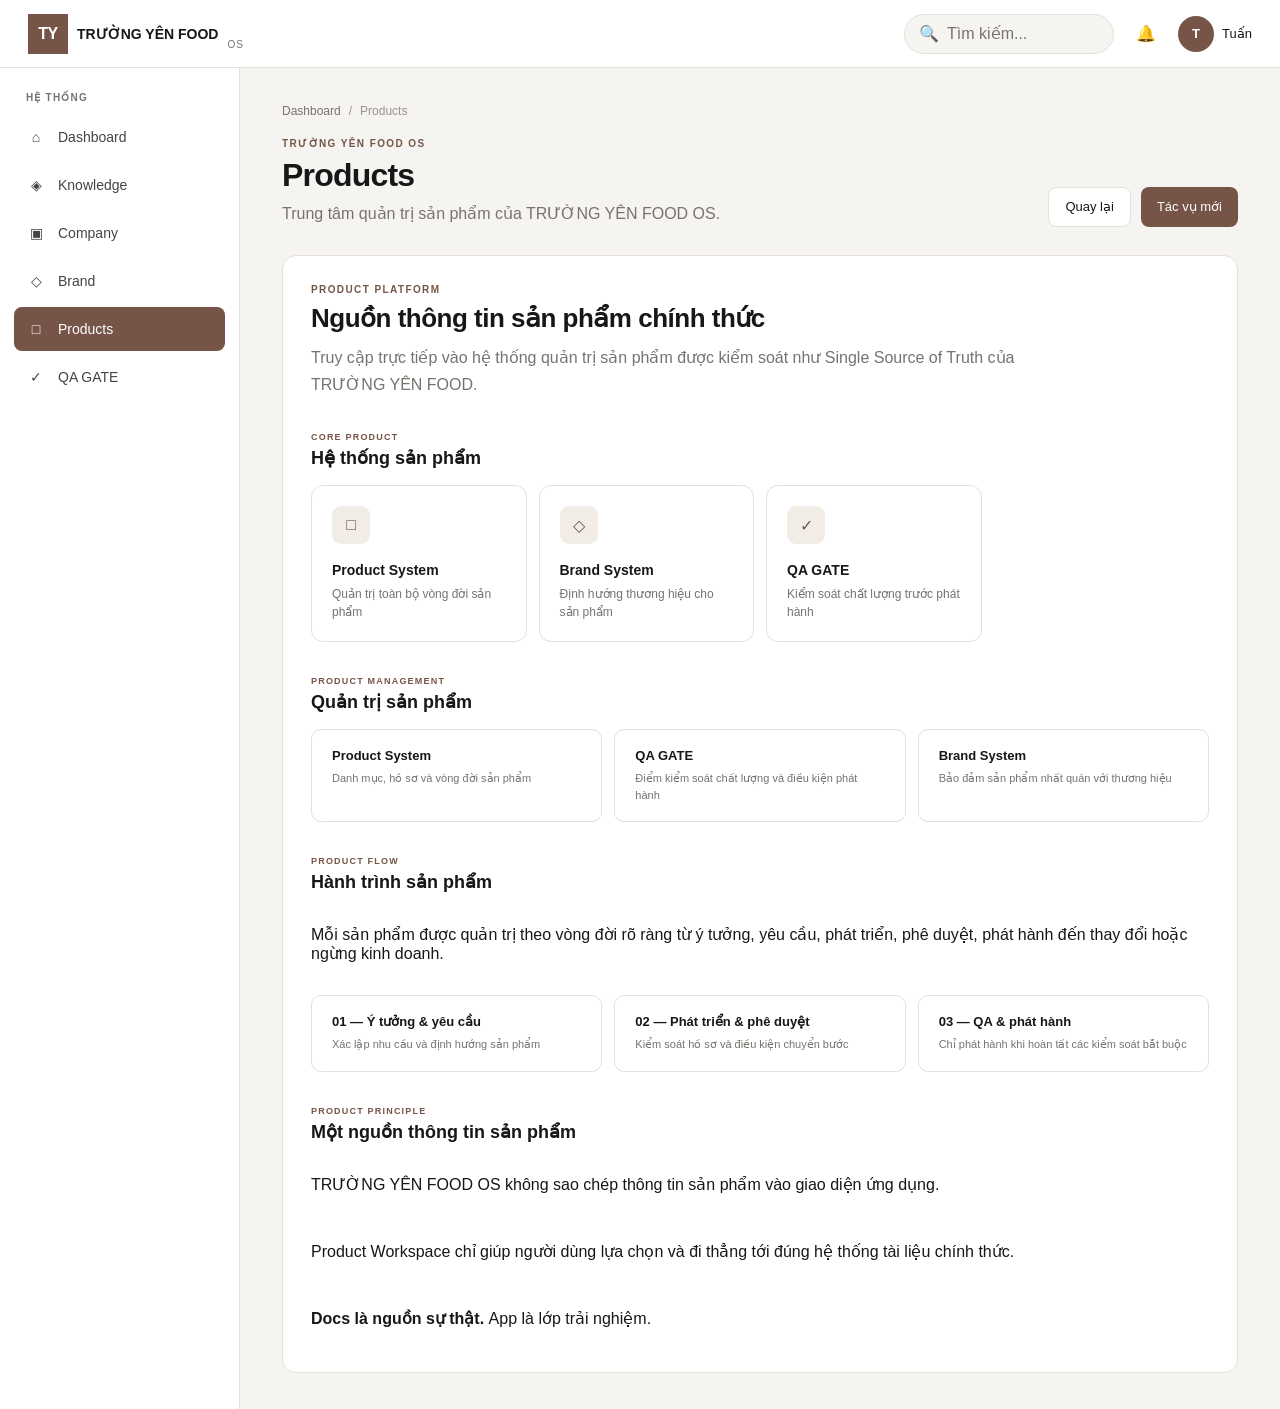
<file: app/workspaces/products.html>
<!DOCTYPE html>
<html lang="vi">

<head>

    <meta charset="UTF-8">

    <meta
        name="viewport"
        content="width=device-width, initial-scale=1.0"
    >

    <title>Products — TRƯỜNG YÊN FOOD OS</title>

    <link rel="stylesheet" href="../app.css">
    <link rel="stylesheet" href="../components/workspace.css">

</head>


<body>

    <div id="workspace-root"></div>


    <script>

        /*
         * =========================================
         * TRƯỜNG YÊN FOOD OS
         * PRODUCTS WORKSPACE
         *
         * APP
         *  ↓
         * PRODUCTS WORKSPACE
         *  ↓
         * MKDOCS / SINGLE SOURCE OF TRUTH
         * =========================================
         */


        const KNOWLEDGE_ROOT =
            "http://127.0.0.1:8000/systems/";


        /*
         * =========================================
         * LOAD WORKSPACE SHELL
         * =========================================
         */

        fetch("../layouts/workspace.html")

            .then(response => {

                if (!response.ok) {

                    throw new Error(
                        "Không thể tải Workspace Shell."
                    );

                }

                return response.text();

            })


            .then(html => {

                const parser =
                    new DOMParser();


                const documentFragment =
                    parser.parseFromString(
                        html,
                        "text/html"
                    );


                const shell =
                    documentFragment.querySelector(
                        ".workspace-shell"
                    );


                if (!shell) {

                    throw new Error(
                        "Không tìm thấy Workspace Shell."
                    );

                }


                /*
                 * INSERT SHELL
                 */

                document
                    .getElementById("workspace-root")
                    .appendChild(shell);


                /*
                 * =================================
                 * PAGE HEADER
                 * =================================
                 */

                const pageTitle =
                    shell.querySelector(
                        ".workspace-page-header h1"
                    );


                const pageDescription =
                    shell.querySelector(
                        ".workspace-page-header p"
                    );


                const breadcrumb =
                    shell.querySelector(
                        ".workspace-breadcrumb span:last-child"
                    );


                if (pageTitle) {

                    pageTitle.textContent =
                        "Products";

                }


                if (pageDescription) {

                    pageDescription.textContent =
                        "Trung tâm quản trị sản phẩm của TRƯỜNG YÊN FOOD OS.";

                }


                if (breadcrumb) {

                    breadcrumb.textContent =
                        "Products";

                }


                /*
                 * =================================
                 * ACTIVE NAVIGATION
                 * =================================
                 */

                const navigation =
                    shell.querySelectorAll(
                        ".workspace-nav-item"
                    );


                navigation.forEach(item => {

                    item.classList.remove(
                        "active"
                    );


                    if (
                        item.textContent
                            .trim()
                            .includes("Products")
                    ) {

                        item.classList.add(
                            "active"
                        );

                    }

                });


                /*
                 * =================================
                 * WORKSPACE CONTENT
                 * =================================
                 */

                const content =
                    shell.querySelector(
                        ".workspace-content"
                    );


                if (!content) {

                    throw new Error(
                        "Không tìm thấy vùng Workspace Content."
                    );

                }


                content.innerHTML = `

                    <div class="knowledge-overview">


                        <!-- =================================
                             INTRO
                             ================================= -->

                        <div class="knowledge-intro">

                            <span class="workspace-eyebrow">
                                PRODUCT PLATFORM
                            </span>


                            <h2>
                                Nguồn thông tin sản phẩm chính thức
                            </h2>


                            <p>
                                Truy cập trực tiếp vào hệ thống
                                quản trị sản phẩm được kiểm soát
                                như Single Source of Truth của
                                TRƯỜNG YÊN FOOD.
                            </p>

                        </div>



                        <!-- =================================
                             CORE PRODUCT
                             ================================= -->

                        <div class="knowledge-section">

                            <div class="knowledge-section-heading">

                                <div>

                                    <span class="section-eyebrow">
                                        CORE PRODUCT
                                    </span>


                                    <h3>
                                        Hệ thống sản phẩm
                                    </h3>

                                </div>

                            </div>


                            <div class="knowledge-grid">


                                <!-- PRODUCT SYSTEM -->

                                <a
                                    href="${KNOWLEDGE_ROOT}product-system/"
                                    class="knowledge-card"
                                >

                                    <span class="knowledge-card-icon">
                                        □
                                    </span>


                                    <strong>
                                        Product System
                                    </strong>


                                    <span>
                                        Quản trị toàn bộ vòng đời sản phẩm
                                    </span>

                                </a>



                                <!-- BRAND SYSTEM -->

                                <a
                                    href="${KNOWLEDGE_ROOT}brand-system/"
                                    class="knowledge-card"
                                >

                                    <span class="knowledge-card-icon">
                                        ◇
                                    </span>


                                    <strong>
                                        Brand System
                                    </strong>


                                    <span>
                                        Định hướng thương hiệu cho sản phẩm
                                    </span>

                                </a>



                                <!-- QA GATE -->

                                <a
                                    href="${KNOWLEDGE_ROOT}qa-gate/"
                                    class="knowledge-card"
                                >

                                    <span class="knowledge-card-icon">
                                        ✓
                                    </span>


                                    <strong>
                                        QA GATE
                                    </strong>


                                    <span>
                                        Kiểm soát chất lượng trước phát hành
                                    </span>

                                </a>


                            </div>

                        </div>



                        <!-- =================================
                             PRODUCT MANAGEMENT
                             ================================= -->

                        <div class="knowledge-section">

                            <div class="knowledge-section-heading">

                                <div>

                                    <span class="section-eyebrow">
                                        PRODUCT MANAGEMENT
                                    </span>


                                    <h3>
                                        Quản trị sản phẩm
                                    </h3>

                                </div>

                            </div>


                            <div class="knowledge-list">


                                <a
                                    href="${KNOWLEDGE_ROOT}product-system/"
                                    class="knowledge-list-item"
                                >

                                    <strong>
                                        Product System
                                    </strong>


                                    <span>
                                        Danh mục, hồ sơ và vòng đời sản phẩm
                                    </span>

                                </a>



                                <a
                                    href="${KNOWLEDGE_ROOT}qa-gate/"
                                    class="knowledge-list-item"
                                >

                                    <strong>
                                        QA GATE
                                    </strong>


                                    <span>
                                        Điểm kiểm soát chất lượng và điều kiện phát hành
                                    </span>

                                </a>



                                <a
                                    href="${KNOWLEDGE_ROOT}brand-system/"
                                    class="knowledge-list-item"
                                >

                                    <strong>
                                        Brand System
                                    </strong>


                                    <span>
                                        Bảo đảm sản phẩm nhất quán với thương hiệu
                                    </span>

                                </a>


                            </div>

                        </div>



                        <!-- =================================
                             PRODUCT FLOW
                             ================================= -->

                        <div class="knowledge-section">

                            <div class="knowledge-section-heading">

                                <div>

                                    <span class="section-eyebrow">
                                        PRODUCT FLOW
                                    </span>


                                    <h3>
                                        Hành trình sản phẩm
                                    </h3>

                                </div>

                            </div>


                            <p>
                                Mỗi sản phẩm được quản trị theo
                                vòng đời rõ ràng từ ý tưởng,
                                yêu cầu, phát triển, phê duyệt,
                                phát hành đến thay đổi hoặc
                                ngừng kinh doanh.
                            </p>


                            <div class="knowledge-list">


                                <a
                                    href="${KNOWLEDGE_ROOT}product-system/"
                                    class="knowledge-list-item"
                                >

                                    <strong>
                                        01 — Ý tưởng & yêu cầu
                                    </strong>


                                    <span>
                                        Xác lập nhu cầu và định hướng sản phẩm
                                    </span>

                                </a>



                                <a
                                    href="${KNOWLEDGE_ROOT}product-system/"
                                    class="knowledge-list-item"
                                >

                                    <strong>
                                        02 — Phát triển & phê duyệt
                                    </strong>


                                    <span>
                                        Kiểm soát hồ sơ và điều kiện chuyển bước
                                    </span>

                                </a>



                                <a
                                    href="${KNOWLEDGE_ROOT}qa-gate/"
                                    class="knowledge-list-item"
                                >

                                    <strong>
                                        03 — QA & phát hành
                                    </strong>


                                    <span>
                                        Chỉ phát hành khi hoàn tất các kiểm soát bắt buộc
                                    </span>

                                </a>


                            </div>

                        </div>



                        <!-- =================================
                             PRODUCT PRINCIPLE
                             ================================= -->

                        <div class="knowledge-section">

                            <div class="knowledge-section-heading">

                                <div>

                                    <span class="section-eyebrow">
                                        PRODUCT PRINCIPLE
                                    </span>


                                    <h3>
                                        Một nguồn thông tin sản phẩm
                                    </h3>

                                </div>

                            </div>


                            <p>
                                TRƯỜNG YÊN FOOD OS không sao chép
                                thông tin sản phẩm vào giao diện
                                ứng dụng.
                            </p>


                            <p>
                                Product Workspace chỉ giúp người
                                dùng lựa chọn và đi thẳng tới
                                đúng hệ thống tài liệu chính thức.
                            </p>


                            <p>

                                <strong>
                                    Docs là nguồn sự thật.
                                </strong>

                                App là lớp trải nghiệm.

                            </p>

                        </div>


                    </div>

                `;

            })


            /*
             * =========================================
             * ERROR HANDLING
             * =========================================
             */

            .catch(error => {

                console.error(
                    "Không thể tải Products Workspace:",
                    error
                );


                document
                    .getElementById("workspace-root")
                    .innerHTML = `

                        <div
                            style="
                                padding:40px;
                                font-family:Arial,sans-serif;
                            "
                        >

                            <h2>
                                Không thể tải Products Workspace
                            </h2>


                            <p>
                                Vui lòng kiểm tra Workspace Shell
                                và máy chủ Knowledge Documentation.
                            </p>

                        </div>

                    `;

            });

    </script>


<script src="../app.js"></script>
<script src="../task.js"></script>
</body>

</html>
</file>
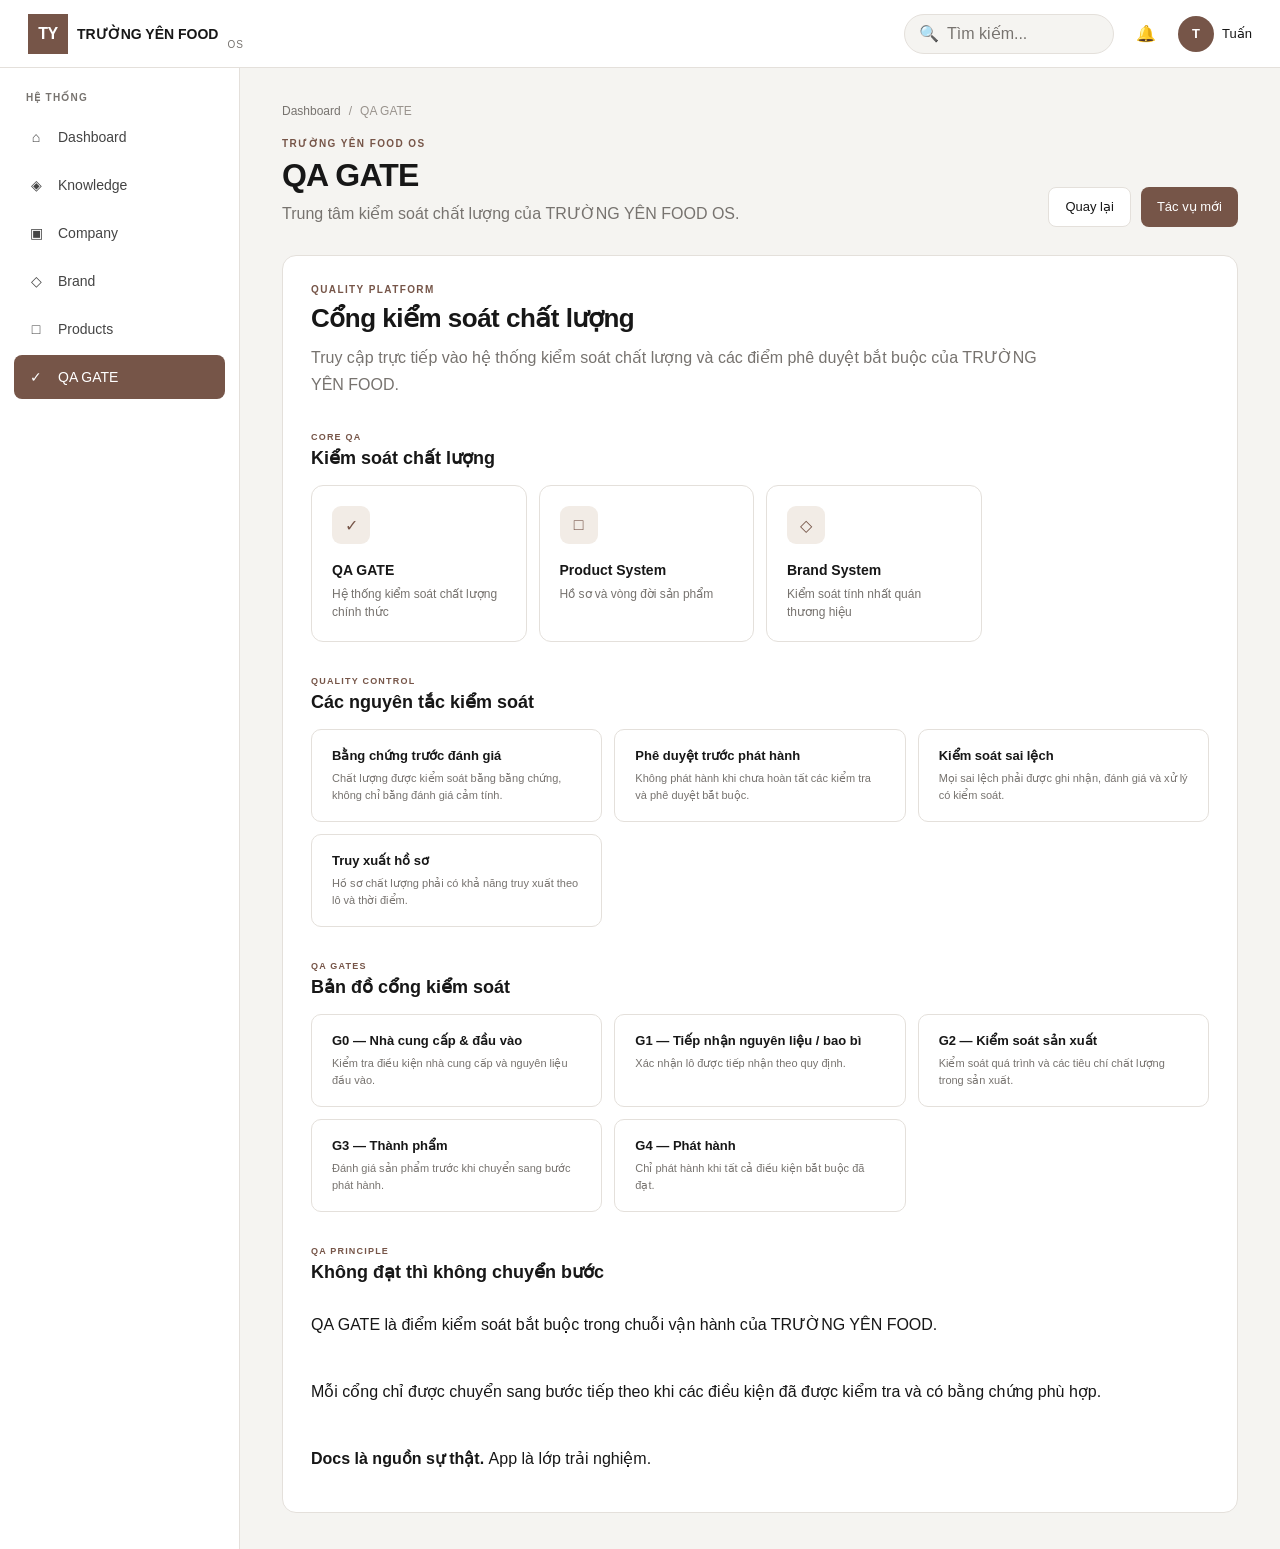
<file: app/workspaces/qa.html>
<!DOCTYPE html>
<html lang="vi">

<head>

    <meta charset="UTF-8">

    <meta
        name="viewport"
        content="width=device-width, initial-scale=1.0"
    >

    <title>QA GATE — TRƯỜNG YÊN FOOD OS</title>

    <link rel="stylesheet" href="../app.css">
    <link rel="stylesheet" href="../components/workspace.css">

</head>


<body>

    <div id="workspace-root"></div>


    <script>

        /*
         * =========================================
         * TRƯỜNG YÊN FOOD OS
         * QA GATE WORKSPACE
         *
         * APP
         *  ↓
         * QA GATE WORKSPACE
         *  ↓
         * MKDOCS / SINGLE SOURCE OF TRUTH
         * =========================================
         */


        const KNOWLEDGE_ROOT =
            "http://127.0.0.1:8000/systems/";


        /*
         * =========================================
         * LOAD WORKSPACE SHELL
         * =========================================
         */

        fetch("../layouts/workspace.html")

            .then(response => {

                if (!response.ok) {

                    throw new Error(
                        "Không thể tải Workspace Shell."
                    );

                }

                return response.text();

            })


            .then(html => {

                const parser =
                    new DOMParser();


                const documentFragment =
                    parser.parseFromString(
                        html,
                        "text/html"
                    );


                const shell =
                    documentFragment.querySelector(
                        ".workspace-shell"
                    );


                if (!shell) {

                    throw new Error(
                        "Không tìm thấy Workspace Shell."
                    );

                }


                /*
                 * INSERT SHELL
                 */

                document
                    .getElementById("workspace-root")
                    .appendChild(shell);


                /*
                 * =================================
                 * PAGE HEADER
                 * =================================
                 */

                const pageTitle =
                    shell.querySelector(
                        ".workspace-page-header h1"
                    );


                const pageDescription =
                    shell.querySelector(
                        ".workspace-page-header p"
                    );


                const breadcrumb =
                    shell.querySelector(
                        ".workspace-breadcrumb span:last-child"
                    );


                if (pageTitle) {

                    pageTitle.textContent =
                        "QA GATE";

                }


                if (pageDescription) {

                    pageDescription.textContent =
                        "Trung tâm kiểm soát chất lượng của TRƯỜNG YÊN FOOD OS.";

                }


                if (breadcrumb) {

                    breadcrumb.textContent =
                        "QA GATE";

                }


                /*
                 * =================================
                 * ACTIVE NAVIGATION
                 * =================================
                 */

                const navigation =
                    shell.querySelectorAll(
                        ".workspace-nav-item"
                    );


                navigation.forEach(item => {

                    item.classList.remove(
                        "active"
                    );


                    if (
                        item.textContent
                            .trim()
                            .includes("QA GATE")
                    ) {

                        item.classList.add(
                            "active"
                        );

                    }

                });


                /*
                 * =================================
                 * WORKSPACE CONTENT
                 * =================================
                 */

                const content =
                    shell.querySelector(
                        ".workspace-content"
                    );


                if (!content) {

                    throw new Error(
                        "Không tìm thấy vùng Workspace Content."
                    );

                }


                content.innerHTML = `

                    <div class="knowledge-overview">


                        <!-- =================================
                             INTRO
                             ================================= -->

                        <div class="knowledge-intro">

                            <span class="workspace-eyebrow">
                                QUALITY PLATFORM
                            </span>


                            <h2>
                                Cổng kiểm soát chất lượng
                            </h2>


                            <p>
                                Truy cập trực tiếp vào hệ thống
                                kiểm soát chất lượng và các điểm
                                phê duyệt bắt buộc của
                                TRƯỜNG YÊN FOOD.
                            </p>

                        </div>



                        <!-- =================================
                             CORE QA
                             ================================= -->

                        <div class="knowledge-section">

                            <div class="knowledge-section-heading">

                                <div>

                                    <span class="section-eyebrow">
                                        CORE QA
                                    </span>


                                    <h3>
                                        Kiểm soát chất lượng
                                    </h3>

                                </div>

                            </div>


                            <div class="knowledge-grid">


                                <!-- QA GATE -->

                                <a
                                    href="${KNOWLEDGE_ROOT}qa-gate/"
                                    class="knowledge-card"
                                >

                                    <span class="knowledge-card-icon">
                                        ✓
                                    </span>


                                    <strong>
                                        QA GATE
                                    </strong>


                                    <span>
                                        Hệ thống kiểm soát chất lượng chính thức
                                    </span>

                                </a>



                                <!-- PRODUCT SYSTEM -->

                                <a
                                    href="${KNOWLEDGE_ROOT}product-system/"
                                    class="knowledge-card"
                                >

                                    <span class="knowledge-card-icon">
                                        □
                                    </span>


                                    <strong>
                                        Product System
                                    </strong>


                                    <span>
                                        Hồ sơ và vòng đời sản phẩm
                                    </span>

                                </a>



                                <!-- BRAND SYSTEM -->

                                <a
                                    href="${KNOWLEDGE_ROOT}brand-system/"
                                    class="knowledge-card"
                                >

                                    <span class="knowledge-card-icon">
                                        ◇
                                    </span>


                                    <strong>
                                        Brand System
                                    </strong>


                                    <span>
                                        Kiểm soát tính nhất quán thương hiệu
                                    </span>

                                </a>


                            </div>

                        </div>



                        <!-- =================================
                             QUALITY CONTROL
                             ================================= -->

                        <div class="knowledge-section">

                            <div class="knowledge-section-heading">

                                <div>

                                    <span class="section-eyebrow">
                                        QUALITY CONTROL
                                    </span>


                                    <h3>
                                        Các nguyên tắc kiểm soát
                                    </h3>

                                </div>

                            </div>


                            <div class="knowledge-list">


                                <a
                                    href="${KNOWLEDGE_ROOT}qa-gate/"
                                    class="knowledge-list-item"
                                >

                                    <strong>
                                        Bằng chứng trước đánh giá
                                    </strong>


                                    <span>
                                        Chất lượng được kiểm soát bằng bằng chứng,
                                        không chỉ bằng đánh giá cảm tính.
                                    </span>

                                </a>



                                <a
                                    href="${KNOWLEDGE_ROOT}qa-gate/"
                                    class="knowledge-list-item"
                                >

                                    <strong>
                                        Phê duyệt trước phát hành
                                    </strong>


                                    <span>
                                        Không phát hành khi chưa hoàn tất
                                        các kiểm tra và phê duyệt bắt buộc.
                                    </span>

                                </a>



                                <a
                                    href="${KNOWLEDGE_ROOT}qa-gate/"
                                    class="knowledge-list-item"
                                >

                                    <strong>
                                        Kiểm soát sai lệch
                                    </strong>


                                    <span>
                                        Mọi sai lệch phải được ghi nhận,
                                        đánh giá và xử lý có kiểm soát.
                                    </span>

                                </a>



                                <a
                                    href="${KNOWLEDGE_ROOT}qa-gate/"
                                    class="knowledge-list-item"
                                >

                                    <strong>
                                        Truy xuất hồ sơ
                                    </strong>


                                    <span>
                                        Hồ sơ chất lượng phải có khả năng
                                        truy xuất theo lô và thời điểm.
                                    </span>

                                </a>


                            </div>

                        </div>



                        <!-- =================================
                             QA GATES
                             ================================= -->

                        <div class="knowledge-section">

                            <div class="knowledge-section-heading">

                                <div>

                                    <span class="section-eyebrow">
                                        QA GATES
                                    </span>


                                    <h3>
                                        Bản đồ cổng kiểm soát
                                    </h3>

                                </div>

                            </div>


                            <div class="knowledge-list">


                                <a
                                    href="${KNOWLEDGE_ROOT}qa-gate/"
                                    class="knowledge-list-item"
                                >

                                    <strong>
                                        G0 — Nhà cung cấp & đầu vào
                                    </strong>


                                    <span>
                                        Kiểm tra điều kiện nhà cung cấp
                                        và nguyên liệu đầu vào.
                                    </span>

                                </a>



                                <a
                                    href="${KNOWLEDGE_ROOT}qa-gate/"
                                    class="knowledge-list-item"
                                >

                                    <strong>
                                        G1 — Tiếp nhận nguyên liệu / bao bì
                                    </strong>


                                    <span>
                                        Xác nhận lô được tiếp nhận
                                        theo quy định.
                                    </span>

                                </a>



                                <a
                                    href="${KNOWLEDGE_ROOT}qa-gate/"
                                    class="knowledge-list-item"
                                >

                                    <strong>
                                        G2 — Kiểm soát sản xuất
                                    </strong>


                                    <span>
                                        Kiểm soát quá trình và các tiêu chí
                                        chất lượng trong sản xuất.
                                    </span>

                                </a>



                                <a
                                    href="${KNOWLEDGE_ROOT}qa-gate/"
                                    class="knowledge-list-item"
                                >

                                    <strong>
                                        G3 — Thành phẩm
                                    </strong>


                                    <span>
                                        Đánh giá sản phẩm trước khi
                                        chuyển sang bước phát hành.
                                    </span>

                                </a>



                                <a
                                    href="${KNOWLEDGE_ROOT}qa-gate/"
                                    class="knowledge-list-item"
                                >

                                    <strong>
                                        G4 — Phát hành
                                    </strong>


                                    <span>
                                        Chỉ phát hành khi tất cả điều kiện
                                        bắt buộc đã đạt.
                                    </span>

                                </a>


                            </div>

                        </div>



                        <!-- =================================
                             QA PRINCIPLE
                             ================================= -->

                        <div class="knowledge-section">

                            <div class="knowledge-section-heading">

                                <div>

                                    <span class="section-eyebrow">
                                        QA PRINCIPLE
                                    </span>


                                    <h3>
                                        Không đạt thì không chuyển bước
                                    </h3>

                                </div>

                            </div>


                            <p>
                                QA GATE là điểm kiểm soát bắt buộc
                                trong chuỗi vận hành của
                                TRƯỜNG YÊN FOOD.
                            </p>


                            <p>
                                Mỗi cổng chỉ được chuyển sang bước
                                tiếp theo khi các điều kiện đã được
                                kiểm tra và có bằng chứng phù hợp.
                            </p>


                            <p>

                                <strong>
                                    Docs là nguồn sự thật.
                                </strong>

                                App là lớp trải nghiệm.

                            </p>

                        </div>


                    </div>

                `;

            })


            /*
             * =========================================
             * ERROR HANDLING
             * =========================================
             */

            .catch(error => {

                console.error(
                    "Không thể tải QA GATE Workspace:",
                    error
                );


                document
                    .getElementById("workspace-root")
                    .innerHTML = `

                        <div
                            style="
                                padding:40px;
                                font-family:Arial,sans-serif;
                            "
                        >

                            <h2>
                                Không thể tải QA GATE Workspace
                            </h2>


                            <p>
                                Vui lòng kiểm tra Workspace Shell
                                và máy chủ Knowledge Documentation.
                            </p>

                        </div>

                    `;

            });

    </script>


<script src="../app.js"></script>
<script src="../task.js"></script>
</body>

</html>
</file>
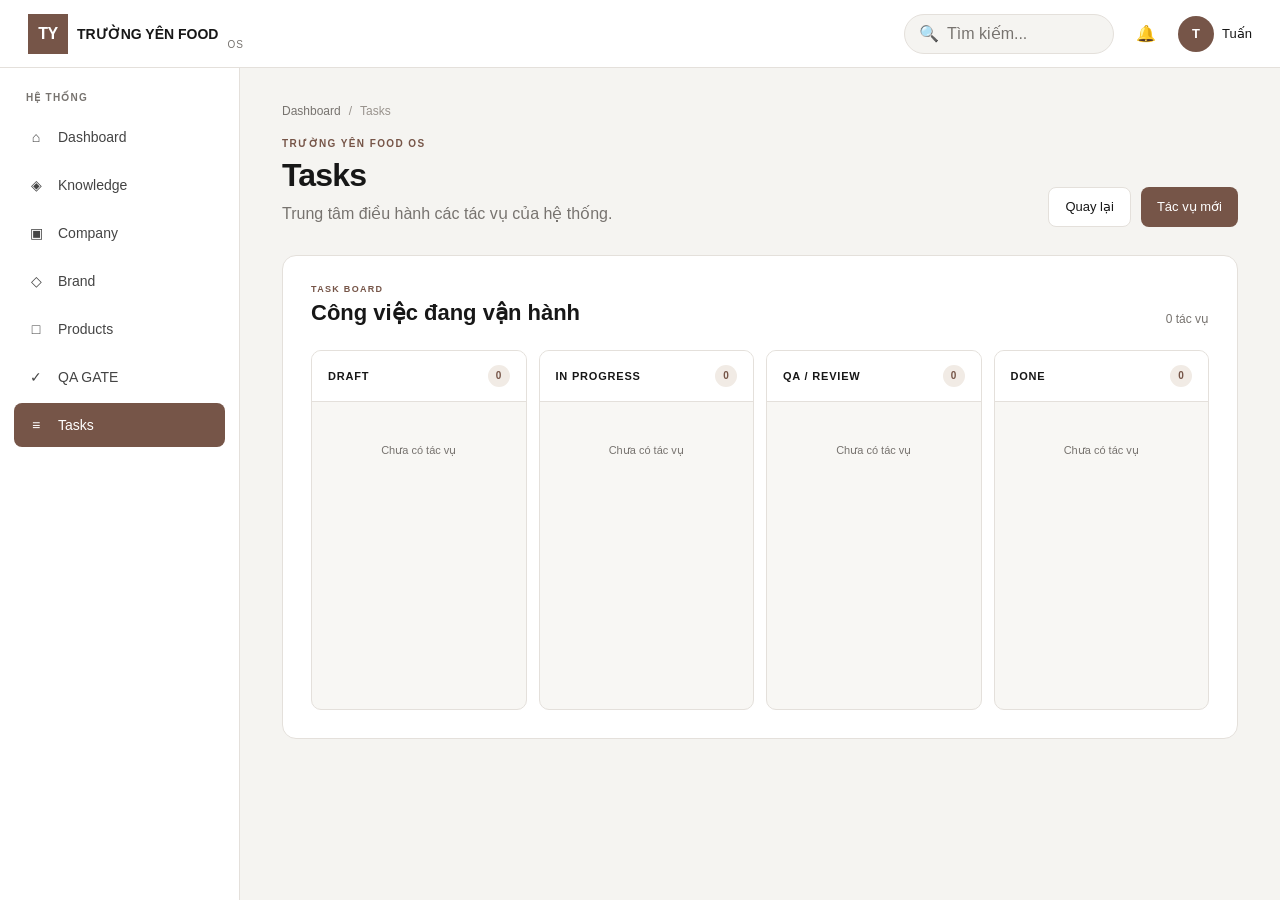
<file: app/workspaces/tasks.html>
<!DOCTYPE html>
<html lang="vi">

<head>

    <meta charset="UTF-8">

    <meta
        name="viewport"
        content="width=device-width, initial-scale=1.0"
    >

    <title>Tasks — TRƯỜNG YÊN FOOD OS</title>

    <link rel="stylesheet" href="../app.css">
    <link rel="stylesheet" href="../components/workspace.css">

</head>


<body>

<div class="workspace-shell">


    <!-- HEADER -->

    <header class="workspace-header">

        <a
            href="../index.html"
            class="workspace-brand"
        >

            <span class="workspace-brand-mark">
                TY
            </span>

            <span class="workspace-brand-name">
                TRƯỜNG YÊN FOOD
            </span>

            <span class="workspace-brand-os">
                OS
            </span>

        </a>


        <div class="workspace-header-actions">

            <button
                class="workspace-search"
                type="button"
            >
                🔍
                <span>Tìm kiếm...</span>
            </button>


            <button
                class="workspace-notification"
                type="button"
                aria-label="Thông báo"
            >
                🔔
            </button>


            <div class="workspace-user">

                <span class="workspace-avatar">
                    T
                </span>

                <span>
                    Tuấn
                </span>

            </div>

        </div>

    </header>



    <!-- BODY -->

    <div class="workspace-body">


        <!-- SIDEBAR -->

        <aside class="workspace-sidebar">

            <div class="workspace-sidebar-title">
                HỆ THỐNG
            </div>


            <a
                href="../index.html"
                class="workspace-nav-item"
            >
                <span>⌂</span>
                <span>Dashboard</span>
            </a>


            <a
                href="knowledge.html"
                class="workspace-nav-item"
            >
                <span>◈</span>
                <span>Knowledge</span>
            </a>


            <a
                href="company.html"
                class="workspace-nav-item"
            >
                <span>▣</span>
                <span>Company</span>
            </a>


            <a
                href="brand.html"
                class="workspace-nav-item"
            >
                <span>◇</span>
                <span>Brand</span>
            </a>


            <a
                href="products.html"
                class="workspace-nav-item"
            >
                <span>□</span>
                <span>Products</span>
            </a>


            <a
                href="qa.html"
                class="workspace-nav-item"
            >
                <span>✓</span>
                <span>QA GATE</span>
            </a>


            <a
                href="tasks.html"
                class="workspace-nav-item active"
            >
                <span>≡</span>
                <span>Tasks</span>
            </a>

        </aside>



        <!-- MAIN -->

        <main class="workspace-main">

            <div class="workspace-container">


                <div class="workspace-breadcrumb">

                    <a href="../index.html">
                        Dashboard
                    </a>

                    <span>/</span>

                    <span>
                        Tasks
                    </span>

                </div>



                <header class="workspace-page-header">

                    <div>

                        <span class="workspace-eyebrow">
                            TRƯỜNG YÊN FOOD OS
                        </span>

                        <h1>
                            Tasks
                        </h1>

                        <p>
                            Trung tâm điều hành các tác vụ của hệ thống.
                        </p>

                    </div>


                    <div class="workspace-actions">

                        <button
                            class="workspace-action secondary"
                            type="button"
                            onclick="history.back()"
                        >
                            Quay lại
                        </button>


                        <button
                            class="workspace-action primary"
                            type="button"
                            data-new-task
                        >
                            Tác vụ mới
                        </button>

                    </div>

                </header>



                <!-- TASK BOARD -->

                <section class="task-board">

                    <div class="task-board-header">

                        <div>

                            <span class="task-board-eyebrow">
                                TASK BOARD
                            </span>

                            <h2>
                                Công việc đang vận hành
                            </h2>

                        </div>


                        <span
                            class="task-count"
                            id="task-count"
                        >
                            0 tác vụ
                        </span>

                    </div>



                    <div class="task-columns">


                        <!-- DRAFT -->

                        <section class="task-column">

                            <header class="task-column-header">

                                <strong>
                                    DRAFT
                                </strong>

                                <span id="count-draft">
                                    0
                                </span>

                            </header>


                            <div
                                class="task-column-body"
                                id="tasks-draft"
                            ></div>

                        </section>



                        <!-- IN PROGRESS -->

                        <section class="task-column">

                            <header class="task-column-header">

                                <strong>
                                    IN PROGRESS
                                </strong>

                                <span id="count-progress">
                                    0
                                </span>

                            </header>


                            <div
                                class="task-column-body"
                                id="tasks-progress"
                            ></div>

                        </section>



                        <!-- REVIEW -->

                        <section class="task-column">

                            <header class="task-column-header">

                                <strong>
                                    QA / REVIEW
                                </strong>

                                <span id="count-review">
                                    0
                                </span>

                            </header>


                            <div
                                class="task-column-body"
                                id="tasks-review"
                            ></div>

                        </section>



                        <!-- DONE -->

                        <section class="task-column">

                            <header class="task-column-header">

                                <strong>
                                    DONE
                                </strong>

                                <span id="count-done">
                                    0
                                </span>

                            </header>


                            <div
                                class="task-column-body"
                                id="tasks-done"
                            ></div>

                        </section>


                    </div>

                </section>


            </div>

        </main>

    </div>

</div>



<style>

.task-board {

    padding: 28px;

    background: var(--surface);

    border:
        1px solid
        var(--border);

    border-radius: 14px;

}


.task-board-header {

    display: flex;

    align-items: flex-end;

    justify-content: space-between;

    margin-bottom: 24px;

}


.task-board-eyebrow {

    display: block;

    margin-bottom: 6px;

    font-size: 9px;

    font-weight: 700;

    letter-spacing: 1.3px;

    color: var(--brand);

}


.task-board-header h2 {

    margin: 0;

    font-size: 22px;

    font-weight: 600;

}


.task-count {

    color: var(--muted);

    font-size: 12px;

}


.task-columns {

    display: grid;

    grid-template-columns:
        repeat(4, minmax(0, 1fr));

    gap: 12px;

}


.task-column {

    min-height: 360px;

    background: #f8f7f4;

    border:
        1px solid
        var(--border);

    border-radius: 10px;

    overflow: hidden;

}


.task-column-header {

    display: flex;

    align-items: center;

    justify-content: space-between;

    padding: 14px 16px;

    background: white;

    border-bottom:
        1px solid
        var(--border);

}


.task-column-header strong {

    font-size: 11px;

    letter-spacing: .8px;

}


.task-column-header span {

    min-width: 22px;

    height: 22px;

    display: grid;

    place-items: center;

    border-radius: 50%;

    background: #f1ebe5;

    color: var(--brand);

    font-size: 10px;

    font-weight: 700;

}


.task-column-body {

    display: flex;

    flex-direction: column;

    gap: 10px;

    padding: 12px;

}


.task-card {

    padding: 14px;

    background: white;

    border:
        1px solid
        var(--border);

    border-radius: 9px;

}


.task-card strong {

    display: block;

    margin-bottom: 6px;

    font-size: 13px;

}


.task-card span {

    display: block;

    margin-top: 4px;

    color: var(--muted);

    font-size: 11px;

    line-height: 1.45;

}


.task-card-id {

    color: var(--brand) !important;

    font-size: 9px !important;

    font-weight: 700;

    letter-spacing: .7px;

}


.task-empty {

    padding: 30px 10px;

    text-align: center;

    color: var(--muted);

    font-size: 11px;

}


@media (max-width: 1000px) {

    .task-columns {

        grid-template-columns:
            repeat(2, 1fr);

    }

}


@media (max-width: 600px) {

    .task-board {

        padding: 18px;

    }

    .task-columns {

        grid-template-columns: 1fr;

    }

}

</style>



<script src="../app.js"></script>

<script src="../task.js"></script>


<script>

(function () {

    "use strict";


    function loadTasks() {

        let tasks = [];


        try {

            tasks =
                JSON.parse(
                    localStorage.getItem(
                        "ty-tasks"
                    ) || "[]"
                );

        }
        catch (error) {

            tasks = [];

        }


        const groups = {

            DRAFT:
                document.getElementById(
                    "tasks-draft"
                ),

            "IN PROGRESS":
                document.getElementById(
                    "tasks-progress"
                ),

            "QA / REVIEW":
                document.getElementById(
                    "tasks-review"
                ),

            DONE:
                document.getElementById(
                    "tasks-done"
                )

        };


        const counts = {

            DRAFT:
                document.getElementById(
                    "count-draft"
                ),

            "IN PROGRESS":
                document.getElementById(
                    "count-progress"
                ),

            "QA / REVIEW":
                document.getElementById(
                    "count-review"
                ),

            DONE:
                document.getElementById(
                    "count-done"
                )

        };


        Object.values(groups)
            .forEach(function (container) {

                container.innerHTML = "";

            });


        Object.keys(groups)
            .forEach(function (status) {

                const filtered =
                    tasks.filter(
                        function (task) {

                            return task.status === status;

                        }
                    );


                counts[status].textContent =
                    filtered.length;


                if (!filtered.length) {

                    groups[status].innerHTML = `

                        <div class="task-empty">
                            Chưa có tác vụ
                        </div>

                    `;

                    return;

                }


                groups[status].innerHTML =
                    filtered
                        .map(function (task) {

                            return `

                                <article class="task-card">

                                    <span class="task-card-id">
                                        ${task.id}
                                    </span>

                                    <strong>
                                        ${task.typeTitle}
                                    </strong>

                                    <span>
                                        Hệ thống:
                                        ${task.workspaceTitle}
                                    </span>

                                    <span>
                                        Trạng thái:
                                        ${task.status}
                                    </span>

                                </article>

                            `;

                        })
                        .join("");

            });


        document.getElementById(
            "task-count"
        ).textContent =
            tasks.length +
            (
                tasks.length === 1
                    ? " tác vụ"
                    : " tác vụ"
            );

    }


    loadTasks();


    window.addEventListener(
        "storage",
        loadTasks
    );


    window.addEventListener(
        "ty-task-created",
        loadTasks
    );


})();

</script>



<!-- =====================================================
     TY_TASK_AUTO_HIGHLIGHT_V1
     Highlight task vừa tạo
     ===================================================== -->

<style id="ty-task-highlight-style">

    .ty-task-new-highlight {

        position: relative;

        border-color: #795548 !important;

        box-shadow:
            0 0 0 2px rgba(121, 85, 72, 0.14),
            0 12px 28px rgba(0, 0, 0, 0.08) !important;

        transition:
            border-color .2s ease,
            box-shadow .2s ease;

    }


    .ty-task-new-highlight::before {

        content: "VỪA TẠO";

        position: absolute;

        top: 8px;
        right: 8px;

        padding: 4px 7px;

        border-radius: 5px;

        background: #795548;

        color: white;

        font-size: 8px;

        font-weight: 700;

        letter-spacing: .8px;

        z-index: 5;

    }

</style>


<script>

(function () {

    "use strict";


    const params =
        new URLSearchParams(
            window.location.search
        );


    const taskId =
        params.get("task");


    if (!taskId) {
        return;
    }


    function findTaskElement() {

        const elements =
            document.querySelectorAll(
                "body *"
            );


        for (
            const element of elements
        ) {

            if (
                element.children.length === 0 &&
                element.textContent.includes(taskId)
            ) {

                return element;

            }

        }


        return null;

    }


    function findCard(element) {

        let current =
            element;


        for (
            let i = 0;
            i < 6 && current;
            i++
        ) {

            if (
                current.matches &&
                current.matches(
                    "[data-task-card], " +
                    ".task-card, " +
                    ".task-item, " +
                    ".task-board-card, " +
                    "article, " +
                    "li"
                )
            ) {

                return current;

            }


            current =
                current.parentElement;

        }


        return element.parentElement ||
               element;

    }


    function highlightTask() {

        const element =
            findTaskElement();


        if (!element) {
            return false;
        }


        const card =
            findCard(element);


        card.classList.add(
            "ty-task-new-highlight"
        );


        card.scrollIntoView({
            behavior: "smooth",
            block: "center"
        });


        return true;

    }


    let attempts = 0;


    const timer =
        setInterval(
            function () {

                attempts++;


                if (
                    highlightTask() ||
                    attempts >= 30
                ) {

                    clearInterval(timer);

                }

            },
            100
        );


    /*
     * Giữ URL sạch sau khi đã xử lý.
     */

    window.history.replaceState(
        {},
        document.title,
        window.location.pathname
    );


})();

</script>


<!-- =====================================================
     TY_TASK_DETAIL_V1
     Task Detail + DRAFT -> IN PROGRESS
     ===================================================== -->

<style id="ty-task-detail-style">

    .ty-task-detail-overlay {

        position: fixed;
        inset: 0;

        z-index: 11000;

        display: flex;
        align-items: flex-start;
        justify-content: center;

        padding-top: 90px;

        opacity: 0;
        visibility: hidden;

        transition:
            opacity .15s ease,
            visibility .15s ease;

    }


    .ty-task-detail-overlay.is-open {

        opacity: 1;
        visibility: visible;

    }


    .ty-task-detail-backdrop {

        position: absolute;
        inset: 0;

        background:
            rgba(32, 32, 32, .30);

        backdrop-filter:
            blur(3px);

    }


    .ty-task-detail-panel {

        position: relative;

        width:
            min(680px, calc(100vw - 32px));

        max-height:
            calc(100vh - 120px);

        overflow-y: auto;

        background:
            var(--surface, #fff);

        border:
            1px solid
            var(--border, #e5e2dc);

        border-radius: 16px;

        box-shadow:
            0 24px 70px
            rgba(0, 0, 0, .18);

    }


    .ty-task-detail-header {

        display: flex;
        align-items: flex-start;
        justify-content: space-between;

        gap: 20px;

        padding: 24px;

        border-bottom:
            1px solid
            var(--border, #e5e2dc);

    }


    .ty-task-detail-eyebrow {

        margin-bottom: 7px;

        font-size: 9px;
        font-weight: 700;

        letter-spacing: 1.3px;

        color:
            var(--brand, #795548);

    }


    .ty-task-detail-header h2 {

        margin: 0 0 7px;

        font-size: 24px;
        font-weight: 600;

    }


    .ty-task-detail-id {

        font-size: 11px;

        color:
            var(--muted, #777);

        font-family:
            Consolas,
            monospace;

    }


    .ty-task-detail-close {

        width: 34px;
        height: 34px;

        display: grid;
        place-items: center;

        flex-shrink: 0;

        border-radius: 8px;

        font-size: 22px;

        color:
            var(--muted, #777);

        cursor: pointer;

    }


    .ty-task-detail-close:hover {

        background: #f4f1ed;

    }


    .ty-task-detail-body {

        padding: 24px;

    }


    .ty-task-detail-status {

        display: flex;
        align-items: center;
        justify-content: space-between;

        gap: 20px;

        margin-bottom: 24px;

        padding: 16px;

        background: #f8f7f4;

        border:
            1px solid
            var(--border, #e5e2dc);

        border-radius: 10px;

    }


    .ty-task-detail-status-label {

        font-size: 10px;

        font-weight: 700;

        letter-spacing: 1px;

        color:
            var(--muted, #777);

    }


    .ty-task-detail-status-value {

        font-size: 12px;

        font-weight: 700;

        color:
            var(--brand, #795548);

    }


    .ty-task-detail-grid {

        display: grid;

        grid-template-columns:
            repeat(2, minmax(0, 1fr));

        gap: 12px;

    }


    .ty-task-detail-field {

        padding: 16px;

        background: white;

        border:
            1px solid
            var(--border, #e5e2dc);

        border-radius: 10px;

    }


    .ty-task-detail-field-label {

        margin-bottom: 7px;

        font-size: 9px;

        font-weight: 700;

        letter-spacing: 1px;

        color:
            var(--muted, #777);

    }


    .ty-task-detail-field-value {

        font-size: 13px;

        font-weight: 600;

        color:
            var(--text, #202020);

    }


    .ty-task-detail-footer {

        display: flex;

        justify-content: flex-end;

        gap: 10px;

        padding: 16px 24px;

        border-top:
            1px solid
            var(--border, #e5e2dc);

    }


    .ty-task-detail-button {

        height: 40px;

        padding: 0 16px;

        border-radius: 8px;

        font-size: 13px;

        cursor: pointer;

    }


    .ty-task-detail-button.secondary {

        background: white;

        border:
            1px solid
            var(--border, #e5e2dc);

        color:
            var(--text, #202020);

    }


    .ty-task-detail-button.primary {

        background:
            var(--brand, #795548);

        color: white;

    }


    .ty-task-detail-button.primary:hover {

        background:
            var(--brand-dark, #5d4037);

    }


    /* Task cards */

    [data-ty-task-card] {

        cursor: pointer;

    }


    [data-ty-task-card]:hover {

        border-color:
            var(--brand, #795548) !important;

    }


    @media (max-width: 600px) {

        .ty-task-detail-overlay {

            padding-top: 50px;

        }


        .ty-task-detail-panel {

            width:
                calc(100vw - 20px);

        }


        .ty-task-detail-header,
        .ty-task-detail-body {

            padding: 18px;

        }


        .ty-task-detail-grid {

            grid-template-columns:
                1fr;

        }

    }

</style>


<script>

(function () {

    "use strict";


    function escapeHtml(value) {

        return String(value || "")
            .replace(/&/g, "&amp;")
            .replace(/</g, "&lt;")
            .replace(/>/g, "&gt;")
            .replace(/"/g, "&quot;")
            .replace(/'/g, "&#039;");

    }


    function getTasks() {

        try {

            return JSON.parse(
                localStorage.getItem("ty-tasks") || "[]"
            );

        }
        catch (error) {

            return [];

        }

    }


    function saveTasks(tasks) {

        localStorage.setItem(
            "ty-tasks",
            JSON.stringify(tasks)
        );

    }


    function getTaskById(id) {

        return getTasks().find(
            function (task) {

                return task.id === id;

            }
        );

    }


    function formatDate(value) {

        if (!value) {
            return "—";
        }


        try {

            return new Date(value).toLocaleString(
                "vi-VN",
                {
                    dateStyle: "medium",
                    timeStyle: "short"
                }
            );

        }
        catch (error) {

            return value;

        }

    }


    function createDetailModal() {

        if (
            document.getElementById(
                "ty-task-detail-overlay"
            )
        ) {

            return;

        }


        const overlay =
            document.createElement("div");


        overlay.id =
            "ty-task-detail-overlay";

        overlay.className =
            "ty-task-detail-overlay";


        overlay.innerHTML = `

            <div
                class="ty-task-detail-backdrop"
                data-detail-close
            ></div>


            <div
                class="ty-task-detail-panel"
                role="dialog"
                aria-modal="true"
                aria-label="Chi tiết tác vụ"
            >

                <header class="ty-task-detail-header">

                    <div>

                        <div class="ty-task-detail-eyebrow">
                            TASK DETAIL
                        </div>

                        <h2
                            data-detail-title
                        >
                            Chi tiết tác vụ
                        </h2>

                        <div
                            class="ty-task-detail-id"
                            data-detail-id
                        ></div>

                    </div>


                    <button
                        type="button"
                        class="ty-task-detail-close"
                        data-detail-close
                        aria-label="Đóng"
                    >
                        ×
                    </button>

                </header>


                <main class="ty-task-detail-body">

                    <div
                        class="ty-task-detail-status"
                    >

                        <span
                            class="ty-task-detail-status-label"
                        >
                            TRẠNG THÁI
                        </span>

                        <span
                            class="ty-task-detail-status-value"
                            data-detail-status
                        ></span>

                    </div>


                    <div class="ty-task-detail-grid">

                        <div class="ty-task-detail-field">

                            <div
                                class="ty-task-detail-field-label"
                            >
                                LOẠI TÁC VỤ
                            </div>

                            <div
                                class="ty-task-detail-field-value"
                                data-detail-type
                            ></div>

                        </div>


                        <div class="ty-task-detail-field">

                            <div
                                class="ty-task-detail-field-label"
                            >
                                HỆ THỐNG
                            </div>

                            <div
                                class="ty-task-detail-field-value"
                                data-detail-workspace
                            ></div>

                        </div>


                        <div class="ty-task-detail-field">

                            <div
                                class="ty-task-detail-field-label"
                            >
                                NGÀY TẠO
                            </div>

                            <div
                                class="ty-task-detail-field-value"
                                data-detail-created
                            ></div>

                        </div>


                        <div class="ty-task-detail-field">

                            <div
                                class="ty-task-detail-field-label"
                            >
                                MÃ TÁC VỤ
                            </div>

                            <div
                                class="ty-task-detail-field-value"
                                data-detail-code
                            ></div>

                        </div>

                    </div>

                </main>


                <footer class="ty-task-detail-footer">

                    <button
                        type="button"
                        class="ty-task-detail-button secondary"
                        data-detail-close
                    >
                        Đóng
                    </button>


                    <button
                        type="button"
                        class="ty-task-detail-button primary"
                        data-task-start
                    >
                        Bắt đầu xử lý
                    </button>

                </footer>

            </div>

        `;


        document.body.appendChild(overlay);


        overlay.addEventListener(
            "click",
            function (event) {

                if (
                    event.target.closest(
                        "[data-detail-close]"
                    )
                ) {

                    closeDetail();

                    return;

                }


                if (
                    event.target.closest(
                        "[data-task-start]"
                    )
                ) {

                    startCurrentTask();

                }

            }
        );


        document.addEventListener(
            "keydown",
            function (event) {

                if (
                    event.key === "Escape"
                ) {

                    closeDetail();

                }

            }
        );

    }


    let currentTaskId = null;


    function openDetail(taskId) {

        const task =
            getTaskById(taskId);


        if (!task) {

            return;

        }


        createDetailModal();


        currentTaskId =
            task.id;


        const overlay =
            document.getElementById(
                "ty-task-detail-overlay"
            );


        overlay.querySelector(
            "[data-detail-title]"
        ).textContent =
            task.typeTitle || task.type;


        overlay.querySelector(
            "[data-detail-id]"
        ).textContent =
            task.id;


        overlay.querySelector(
            "[data-detail-status]"
        ).textContent =
            task.status || "DRAFT";


        overlay.querySelector(
            "[data-detail-type]"
        ).textContent =
            task.typeTitle || task.type;


        overlay.querySelector(
            "[data-detail-workspace]"
        ).textContent =
            task.workspaceTitle || task.workspace;


        overlay.querySelector(
            "[data-detail-created]"
        ).textContent =
            formatDate(task.createdAt);


        overlay.querySelector(
            "[data-detail-code]"
        ).textContent =
            task.id;


        const startButton =
            overlay.querySelector(
                "[data-task-start]"
            );


        if (
            task.status === "DRAFT"
        ) {

            startButton.disabled = false;

            startButton.textContent =
                "Bắt đầu xử lý";

            startButton.style.display =
                "";

            startButton.classList.remove(
                "qa-review-action"
            );

        }
        else if (
            task.status === "IN PROGRESS"
        ) {

            startButton.disabled = false;

            startButton.textContent =
                "Đưa vào QA / Review";

            startButton.style.display =
                "";

            startButton.classList.add(
                "qa-review-action"
            );

        }
        else if (
            task.status === "QA / REVIEW"
        ) {

            startButton.disabled = false;

            startButton.textContent =
                "Hoàn tất tác vụ";

            startButton.style.display =
                "";

            startButton.classList.add(
                "qa-review-action"
            );

        }
        else {

            startButton.style.display =
                "none";

        }


        overlay.classList.add(
            "is-open"
        );


        document.body.classList.add(
            "ty-task-open"
        );

    }


    function closeDetail() {

        const overlay =
            document.getElementById(
                "ty-task-detail-overlay"
            );


        if (!overlay) {

            return;

        }


        overlay.classList.remove(
            "is-open"
        );


        document.body.classList.remove(
            "ty-task-open"
        );


        currentTaskId = null;

    }


    function startCurrentTask() {

        if (!currentTaskId) {

            return;

        }


        const tasks =
            getTasks();


        const index =
            tasks.findIndex(
                function (task) {

                    return task.id === currentTaskId;

                }
            );


        if (index === -1) {

            return;

        }


        if (
            tasks[index].status === "DRAFT"
        ) {

            tasks[index].status =
                "IN PROGRESS";

            tasks[index].startedAt =
                new Date().toISOString();

        }
        else if (
            tasks[index].status === "IN PROGRESS"
        ) {

            tasks[index].status =
                "QA / REVIEW";

            tasks[index].qaReviewAt =
                new Date().toISOString();

        }
        else if (
            tasks[index].status === "QA / REVIEW"
        ) {

            tasks[index].status =
                "DONE";

            tasks[index].completedAt =
                new Date().toISOString();

        }
        else {

            return;

        }


        saveTasks(tasks);


        closeDetail();


        window.location.reload();

    }


    function findTaskIdFromTarget(target) {

        let current =
            target;


        for (
            let i = 0;
            i < 8 &&
            current &&
            current !== document.body;
            i++
        ) {

            const text =
                current.textContent || "";


            const match =
                text.match(
                    /TASK-\d+/
                );


            if (match) {

                return match[0];

            }


            current =
                current.parentElement;

        }


        return null;

    }


    function markTaskCards() {

        const all =
            document.querySelectorAll(
                "body *"
            );


        all.forEach(
            function (element) {

                if (
                    element.children.length === 0 &&
                    /^TASK-\d+$/.test(
                        element.textContent.trim()
                    )
                ) {

                    let card =
                        element.parentElement;


                    for (
                        let i = 0;
                        i < 5 &&
                        card &&
                        card !== document.body;
                        i++
                    ) {

                        if (
                            card.children.length >= 2
                        ) {

                            card.setAttribute(
                                "data-ty-task-card",
                                "true"
                            );

                            break;

                        }


                        card =
                            card.parentElement;

                    }

                }

            }
        );

    }


    document.addEventListener(
        "click",
        function (event) {

            if (
                event.target.closest(
                    "#ty-task-detail-overlay"
                )
            ) {

                return;

            }


            const taskId =
                findTaskIdFromTarget(
                    event.target
                );


            if (!taskId) {

                return;

            }


            const task =
                getTaskById(taskId);


            if (!task) {

                return;

            }


            event.preventDefault();
            event.stopPropagation();


            openDetail(taskId);

        },
        true
    );


    function initializeTaskDetail() {

        markTaskCards();

    }


    if (
        document.readyState === "loading"
    ) {

        document.addEventListener(
            "DOMContentLoaded",
            initializeTaskDetail
        );

    }
    else {

        initializeTaskDetail();

    }


})();

</script>


<!-- =====================================================
     TY_TASK_QA_REVIEW_V1
     IN PROGRESS -> QA / REVIEW
     ===================================================== -->

<style id="ty-task-qa-review-style">

    .ty-task-detail-button.qa-review-action {

        background:
            var(--brand, #795548);

        color: white;

    }


    .ty-task-detail-button.qa-review-action:hover {

        background:
            var(--brand-dark, #5d4037);

    }

</style>


<script>

(function () {

    "use strict";


    const STORAGE_KEY = "ty-tasks";


    function getTasks() {

        try {

            return JSON.parse(
                localStorage.getItem(
                    STORAGE_KEY
                ) || "[]"
            );

        }
        catch (error) {

            return [];

        }

    }


    function saveTasks(tasks) {

        localStorage.setItem(
            STORAGE_KEY,
            JSON.stringify(tasks)
        );

    }


    function getCurrentTaskId() {

        const idElement =
            document.querySelector(
                "[data-detail-id]"
            );


        if (!idElement) {

            return null;

        }


        return idElement.textContent.trim();

    }


    function getCurrentTask() {

        const id =
            getCurrentTaskId();


        if (!id) {

            return null;

        }


        return getTasks().find(
            function (task) {

                return task.id === id;

            }
        ) || null;

    }


    function configureActionButton() {

        const overlay =
            document.getElementById(
                "ty-task-detail-overlay"
            );


        if (!overlay) {

            return;

        }


        if (
            !overlay.classList.contains(
                "is-open"
            )
        ) {

            return;

        }


        const button =
            overlay.querySelector(
                "[data-task-start]"
            );


        if (!button) {

            return;

        }


        const task =
            getCurrentTask();


        if (!task) {

            return;

        }


        if (
            task.status === "IN PROGRESS"
        ) {

            button.disabled = false;

            button.style.display = "";

            button.textContent =
                "Đưa vào QA / Review";

            button.classList.add(
                "qa-review-action"
            );

            return;

        }


        if (
            task.status === "QA / REVIEW"
        ) {

            button.disabled = false;

            button.style.display = "";

            button.textContent =
                "Hoàn tất tác vụ";

            button.classList.add(
                "qa-review-action"
            );

            return;

        }


        button.classList.remove(
            "qa-review-action"
        );

    }


    function moveCurrentTaskToQA() {

        const task =
            getCurrentTask();


        if (!task) {

            return;

        }


        if (
            task.status !== "IN PROGRESS"
        ) {

            return;

        }


        const tasks =
            getTasks();


        const index =
            tasks.findIndex(
                function (item) {

                    return item.id === task.id;

                }
            );


        if (index === -1) {

            return;

        }


        tasks[index].status =
            "QA / REVIEW";


        tasks[index].qaReviewAt =
            new Date().toISOString();


        saveTasks(tasks);


        window.location.reload();

    }


    document.addEventListener(
        "click",
        function (event) {

            const button =
                event.target.closest(
                    "[data-task-start]"
                );


            if (!button) {

                return;

            }


            const task =
                getCurrentTask();


            if (!task) {

                return;

            }


            if (
                task.status !== "IN PROGRESS"
            ) {

                return;

            }


            event.preventDefault();
            event.stopPropagation();
            event.stopImmediatePropagation();


            moveCurrentTaskToQA();

        },
        true
    );


    const observer =
        new MutationObserver(
            function () {

                configureActionButton();

            }
        );


    function initializeQAReview() {

        const overlay =
            document.getElementById(
                "ty-task-detail-overlay"
            );


        if (!overlay) {

            return;

        }


        observer.observe(
            overlay,
            {
                attributes: true,
                attributeFilter: [
                    "class"
                ],
                subtree: true
            }
        );


        configureActionButton();

    }


    if (
        document.readyState === "loading"
    ) {

        document.addEventListener(
            "DOMContentLoaded",
            initializeQAReview
        );

    }
    else {

        initializeQAReview();

    }


})();

</script>

</body>

</html>
</file>
<file: app/app.css>
:root {
    /* =====================================================
       TRƯỜNG YÊN FOOD OS
       EXPERIENCE UI v1.2
       ===================================================== */

    --brand: #765548;
    --brand-dark: #5b4035;
    --brand-soft: #eee6df;
    --brand-pale: #f6f1ec;

    --background: #f5f4f1;
    --surface: #ffffff;
    --surface-soft: #faf9f7;

    --text: #171717;
    --text-secondary: #3f3f3f;
    --muted: #77736f;
    --muted-light: #99938d;

    --border: #e4e0db;
    --border-soft: #ece8e3;

    --success: #52735c;
    --warning: #a16f3b;
    --danger: #9a5148;

    --sidebar-width: 240px;
    --header-height: 68px;

    --radius-sm: 8px;
    --radius-md: 12px;
    --radius-lg: 16px;
    --radius-xl: 20px;

    --shadow-sm:
        0 1px 2px rgba(35, 29, 24, 0.03);

    --shadow-md:
        0 8px 24px rgba(35, 29, 24, 0.06);

    --shadow-lg:
        0 18px 45px rgba(35, 29, 24, 0.08);

    --transition:
        180ms cubic-bezier(0.2, 0.65, 0.3, 1);
}


/* =====================================================
   RESET
   ===================================================== */

* {
    box-sizing: border-box;
}

html {
    width: 100%;
    min-height: 100%;
    scroll-behavior: smooth;
}

body {
    margin: 0;
    padding: 0;
    width: 100%;
    min-height: 100%;

    font-family:
        Inter,
        "Segoe UI",
        Arial,
        sans-serif;

    color: var(--text);
    background: var(--background);

    -webkit-font-smoothing: antialiased;
    text-rendering: optimizeLegibility;
}

button,
input,
textarea,
select {
    font: inherit;
}

button {
    border: 0;
    background: none;
}

a {
    color: inherit;
    text-decoration: none;
}

button,
a {
    -webkit-tap-highlight-color: transparent;
}


/* =====================================================
   FOCUS
   ===================================================== */

:focus-visible {
    outline: 2px solid var(--brand);
    outline-offset: 3px;
}


/* =====================================================
   APP
   ===================================================== */

.app-shell {
    min-height: 100vh;
    background: var(--background);
}


/* =====================================================
   HEADER
   ===================================================== */

.app-header {
    position: sticky;
    top: 0;
    z-index: 100;

    height: var(--header-height);

    display: flex;
    align-items: center;

    padding: 0 28px;

    background: rgba(255, 255, 255, 0.96);
    border-bottom: 1px solid var(--border);

    backdrop-filter: blur(12px);
    -webkit-backdrop-filter: blur(12px);
}


/* =====================================================
   BRAND
   ===================================================== */

.brand {
    width: 270px;

    display: flex;
    align-items: center;
    gap: 11px;

    flex-shrink: 0;
}

.brand-mark {
    width: 38px;
    height: 38px;

    display: grid;
    place-items: center;

    background: var(--brand);
    color: #ffffff;

    border-radius: 2px;

    font-size: 13px;
    font-weight: 700;
    letter-spacing: -0.7px;

    box-shadow:
        0 2px 6px rgba(70, 47, 38, 0.12);
}

.brand-text {
    display: flex;
    flex-direction: column;

    line-height: 1.05;
}

.brand-text strong {
    font-size: 13px;
    font-weight: 700;
    letter-spacing: -0.1px;
}

.brand-text span {
    margin-top: 4px;

    font-size: 9px;
    font-weight: 500;

    color: var(--muted);

    letter-spacing: 2px;
}


/* =====================================================
   TOP NAVIGATION
   ===================================================== */

.top-navigation {
    flex: 1;

    display: flex;
    align-items: center;
    gap: 28px;

    height: 100%;
}

.top-navigation a {
    position: relative;

    display: flex;
    align-items: center;

    height: 100%;

    font-size: 12px;
    font-weight: 500;

    color: var(--text-secondary);

    transition:
        color var(--transition);
}

.top-navigation a::after {
    content: "";

    position: absolute;

    left: 0;
    right: 0;
    bottom: 0;

    height: 2px;

    background: var(--brand);

    transform: scaleX(0);
    transform-origin: center;

    transition:
        transform var(--transition);
}

.top-navigation a:hover {
    color: var(--brand);
}

.top-navigation a:hover::after {
    transform: scaleX(1);
}


/* =====================================================
   HEADER ACTIONS
   ===================================================== */

.header-actions {
    display: flex;
    align-items: center;
    gap: 10px;

    flex-shrink: 0;
}

.search-button {
    height: 38px;
    min-width: 190px;

    display: flex;
    align-items: center;
    gap: 8px;

    padding: 0 14px;

    background: var(--surface-soft);
    border: 1px solid var(--border);
    border-radius: 20px;

    color: var(--muted);

    font-size: 12px;

    cursor: pointer;

    transition:
        border-color var(--transition),
        background var(--transition),
        box-shadow var(--transition);
}

.search-button:hover {
    background: #ffffff;
    border-color: #d7d0c9;

    box-shadow: var(--shadow-sm);
}

.icon-button {
    width: 38px;
    height: 38px;

    display: grid;
    place-items: center;

    color: var(--muted);

    border-radius: 50%;

    cursor: pointer;

    transition:
        background var(--transition),
        color var(--transition);
}

.icon-button:hover {
    background: var(--brand-pale);
    color: var(--brand);
}

.user-button {
    display: flex;
    align-items: center;
    gap: 8px;

    padding: 3px 5px 3px 3px;

    color: var(--text-secondary);

    font-size: 12px;
    font-weight: 500;

    border-radius: 22px;

    cursor: pointer;

    transition:
        background var(--transition);
}

.user-button:hover {
    background: var(--brand-pale);
}

.avatar {
    width: 34px;
    height: 34px;

    display: grid;
    place-items: center;

    border-radius: 50%;

    background: var(--brand);
    color: #ffffff;

    font-size: 12px;
    font-weight: 700;
}


/* =====================================================
   BODY
   ===================================================== */

.app-body {
    display: flex;
    min-height: calc(100vh - var(--header-height));
}


/* =====================================================
   SIDEBAR
   ===================================================== */

.sidebar {
    width: var(--sidebar-width);

    flex-shrink: 0;

    padding: 22px 12px;

    background: #ffffff;
    border-right: 1px solid var(--border);

    position: sticky;
    top: var(--header-height);

    height: calc(100vh - var(--header-height));
    overflow-y: auto;
}

.sidebar-section {
    width: 100%;
}

.sidebar-title {
    padding: 0 12px 11px;

    font-size: 9px;
    font-weight: 700;

    color: var(--muted-light);

    letter-spacing: 1.4px;
}

.sidebar-item {
    position: relative;

    display: flex;
    align-items: center;
    gap: 11px;

    height: 42px;

    padding: 0 12px;

    margin-bottom: 3px;

    border-radius: var(--radius-sm);

    color: var(--text-secondary);

    font-size: 12px;
    font-weight: 500;

    transition:
        background var(--transition),
        color var(--transition),
        transform var(--transition);
}

.sidebar-item span:first-child {
    width: 18px;

    display: inline-grid;
    place-items: center;

    color: var(--muted);

    font-size: 12px;

    transition:
        color var(--transition);
}

.sidebar-item:hover {
    background: var(--brand-pale);
    color: var(--brand);
}

.sidebar-item:hover span:first-child {
    color: var(--brand);
}

.sidebar-item.active {
    background: var(--brand);
    color: #ffffff;

    box-shadow:
        0 4px 12px rgba(118, 85, 72, 0.16);
}

.sidebar-item.active span:first-child {
    color: #ffffff;
}


/* =====================================================
   MAIN
   ===================================================== */

.main-content {
    flex: 1;

    min-width: 0;

    padding: 34px 42px 60px;
}

.workspace {
    width: 100%;
    max-width: 1280px;

    margin: 0 auto;
}


/* =====================================================
   BREADCRUMB
   ===================================================== */

.workspace-breadcrumb {
    display: flex;
    align-items: center;
    gap: 8px;

    margin-bottom: 18px;

    font-size: 10px;
    color: var(--muted);
}

.workspace-breadcrumb span {
    color: var(--muted-light);
}


/* =====================================================
   PAGE HEADING
   ===================================================== */

.workspace-heading {
    margin-bottom: 28px;
}

.workspace-heading h1 {
    margin: 0 0 7px;

    font-size: 30px;
    line-height: 1.15;

    font-weight: 650;

    letter-spacing: -0.9px;
}

.workspace-heading p {
    margin: 0;

    color: var(--muted);

    font-size: 13px;
    line-height: 1.55;
}


/* =====================================================
   WELCOME / HERO
   ===================================================== */

.welcome-card {
    position: relative;

    min-height: 260px;

    display: flex;
    align-items: center;

    padding: 46px;

    overflow: hidden;

    background:
        radial-gradient(
            circle at 90% 15%,
            rgba(118, 85, 72, 0.08),
            transparent 34%
        ),
        linear-gradient(
            135deg,
            #f0e9e2 0%,
            #f8f5f1 48%,
            #ffffff 100%
        );

    border: 1px solid var(--border);
    border-radius: var(--radius-xl);

    box-shadow: var(--shadow-sm);
}

.welcome-card::after {
    content: "";

    position: absolute;

    width: 220px;
    height: 220px;

    right: -70px;
    bottom: -90px;

    border: 1px solid rgba(118, 85, 72, 0.08);

    border-radius: 50%;
}

.eyebrow {
    display: inline-block;

    font-size: 9px;
    font-weight: 750;

    letter-spacing: 1.5px;

    color: var(--brand);
}

.welcome-card h2 {
    position: relative;
    z-index: 1;

    margin: 14px 0 14px;

    max-width: 720px;

    font-size: 36px;
    line-height: 1.12;

    font-weight: 600;

    letter-spacing: -1.3px;
}

.welcome-card p {
    position: relative;
    z-index: 1;

    max-width: 620px;

    margin: 0;

    color: var(--muted);

    font-size: 13px;
    line-height: 1.65;
}


/* =====================================================
   PLACEHOLDER
   ===================================================== */

.placeholder-section {
    margin-top: 24px;

    padding: 28px;

    background: var(--surface);

    border: 1px solid var(--border);
    border-radius: var(--radius-md);

    box-shadow: var(--shadow-sm);
}

.placeholder-section h2 {
    margin-top: 0;
}

.placeholder-section p {
    color: var(--muted);
}


/* =====================================================
   DASHBOARD SECTION LABELS
   ===================================================== */

.section-eyebrow {
    display: block;

    margin-bottom: 5px;

    font-size: 9px;
    font-weight: 750;

    letter-spacing: 1.45px;

    color: var(--brand);
}

.section-heading {
    display: flex;
    align-items: end;
    justify-content: space-between;

    gap: 20px;

    margin-bottom: 17px;
}

.section-heading h2,
.panel-heading h2 {
    margin: 0;

    font-size: 19px;
    line-height: 1.25;

    font-weight: 650;

    letter-spacing: -0.3px;
}

.section-note {
    font-size: 10px;
    color: var(--muted);
}


/* =====================================================
   QUICK ACCESS
   ===================================================== */

.quick-access {
    margin-top: 32px;
}

.quick-grid {
    display: grid;

    grid-template-columns:
        repeat(4, minmax(0, 1fr));

    gap: 13px;
}

.quick-card {
    min-height: 142px;

    display: flex;
    flex-direction: column;

    padding: 20px;

    background: var(--surface);

    border: 1px solid var(--border);
    border-radius: var(--radius-md);

    box-shadow: var(--shadow-sm);

    transition:
        transform var(--transition),
        box-shadow var(--transition),
        border-color var(--transition),
        background var(--transition);
}

.quick-card:hover {
    transform: translateY(-3px);

    border-color: #d6c9c0;

    background: #fffefd;

    box-shadow: var(--shadow-md);
}

.quick-icon {
    width: 34px;
    height: 34px;

    display: grid;
    place-items: center;

    margin-bottom: 17px;

    background: var(--brand-soft);

    border-radius: 9px;

    color: var(--brand);

    font-size: 12px;
}

.quick-card strong {
    margin-bottom: 5px;

    font-size: 13px;
    font-weight: 650;

    color: var(--text);
}

.quick-card > span:last-child {
    font-size: 11px;
    line-height: 1.45;

    color: var(--muted);
}


/* =====================================================
   DASHBOARD GRID
   ===================================================== */

.dashboard-grid {
    display: grid;

    grid-template-columns:
        repeat(2, minmax(0, 1fr));

    gap: 16px;

    margin-top: 30px;
}

.dashboard-panel {
    padding: 22px;

    background: var(--surface);

    border: 1px solid var(--border);
    border-radius: var(--radius-md);

    box-shadow: var(--shadow-sm);
}

.panel-heading {
    margin-bottom: 17px;
}


/* =====================================================
   STATUS
   ===================================================== */

.status-list {
    display: flex;
    flex-direction: column;
}

.status-row {
    min-height: 44px;

    display: flex;
    align-items: center;
    justify-content: space-between;

    padding: 10px 0;

    border-bottom: 1px solid var(--border-soft);

    font-size: 12px;
}

.status-row:last-child {
    border-bottom: 0;
}

.status {
    position: relative;

    padding-left: 13px;

    font-size: 10px;
    font-weight: 650;
}

.status::before {
    content: "";

    position: absolute;

    left: 0;
    top: 50%;

    width: 6px;
    height: 6px;

    transform: translateY(-50%);

    border-radius: 50%;

    background: currentColor;
}

.healthy {
    color: var(--success);
}

.review {
    color: var(--warning);
}


/* =====================================================
   ACTIVITY
   ===================================================== */

.activity-list {
    display: flex;
    flex-direction: column;
}

.activity-item {
    display: flex;
    flex-direction: column;
    gap: 4px;

    padding: 11px 0;

    border-bottom: 1px solid var(--border-soft);

    transition:
        padding-left var(--transition);
}

.activity-item:last-child {
    border-bottom: 0;
}

.activity-item:hover {
    padding-left: 5px;
}

.activity-item strong {
    font-size: 12px;
    font-weight: 650;
}

.activity-item span {
    font-size: 10px;
    line-height: 1.4;

    color: var(--muted);
}


/* =====================================================
   MODULES
   ===================================================== */

.modules-section {
    margin-top: 30px;
}

.module-grid {
    display: grid;

    grid-template-columns:
        repeat(4, minmax(0, 1fr));

    gap: 11px;
}

.module-card {
    min-height: 82px;

    display: flex;
    flex-direction: column;
    justify-content: center;

    gap: 5px;

    padding: 16px;

    background: var(--surface);

    border: 1px solid var(--border);
    border-radius: var(--radius-md);

    box-shadow: var(--shadow-sm);

    transition:
        transform var(--transition),
        border-color var(--transition),
        box-shadow var(--transition);
}

.module-card:hover {
    transform: translateY(-2px);

    border-color: #d6c9c0;

    box-shadow: var(--shadow-md);
}

.module-card strong {
    font-size: 12px;
    font-weight: 650;
}

.module-card span {
    font-size: 10px;
    line-height: 1.4;

    color: var(--muted);
}


/* =====================================================
   GENERAL INTERACTION
   ===================================================== */

a,
button {
    transition:
        color var(--transition),
        background var(--transition),
        border-color var(--transition);
}


/* =====================================================
   RESPONSIVE — 1100
   ===================================================== */

@media (max-width: 1100px) {

    .brand {
        width: 220px;
    }

    .top-navigation {
        gap: 20px;
    }

    .quick-grid {
        grid-template-columns:
            repeat(2, minmax(0, 1fr));
    }

    .module-grid {
        grid-template-columns:
            repeat(2, minmax(0, 1fr));
    }
}


/* =====================================================
   RESPONSIVE — 900
   ===================================================== */

@media (max-width: 900px) {

    .top-navigation {
        display: none;
    }

    .brand {
        width: auto;
        flex: 1;
    }

    .search-button {
        min-width: 38px;
        width: 38px;

        padding: 0;

        justify-content: center;
    }

    .search-button span {
        display: none;
    }

    .sidebar {
        width: 72px;
    }

    .sidebar-title {
        display: none;
    }

    .sidebar-item {
        justify-content: center;

        padding: 0;
    }

    .sidebar-item span:first-child {
        width: 100%;
    }

    .sidebar-item span:last-child {
        display: none;
    }

    .main-content {
        padding:
            30px
            24px
            50px;
    }
}


/* =====================================================
   RESPONSIVE — 700
   ===================================================== */

@media (max-width: 700px) {

    :root {
        --header-height: 62px;
    }

    .app-header {
        padding: 0 16px;
    }

    .brand-mark {
        width: 34px;
        height: 34px;
    }

    .brand-text strong {
        font-size: 11px;
    }

    .brand-text span {
        font-size: 8px;
    }

    .user-button > span:last-child {
        display: none;
    }

    .sidebar {
        display: none;
    }

    .main-content {
        padding:
            24px
            16px
            40px;
    }

    .workspace-heading h1 {
        font-size: 27px;
    }

    .welcome-card {
        min-height: 230px;

        padding: 30px 26px;

        border-radius: var(--radius-lg);
    }

    .welcome-card h2 {
        font-size: 29px;
        letter-spacing: -1px;
    }

    .dashboard-grid {
        grid-template-columns: 1fr;
    }

    .quick-grid {
        grid-template-columns: 1fr;
    }

    .module-grid {
        grid-template-columns:
            repeat(2, minmax(0, 1fr));
    }
}


/* =====================================================
   RESPONSIVE — 480
   ===================================================== */

@media (max-width: 480px) {

    .header-actions {
        gap: 5px;
    }

    .icon-button {
        display: none;
    }

    .workspace-heading {
        margin-bottom: 22px;
    }

    .welcome-card {
        padding: 25px 21px;
    }

    .welcome-card h2 {
        font-size: 26px;
    }

    .section-heading {
        align-items: flex-start;
        flex-direction: column;
        gap: 5px;
    }

    .module-grid {
        grid-template-columns: 1fr;
    }

    .dashboard-panel {
        padding: 19px;
    }
}


/* =====================================================
   REDUCED MOTION
   ===================================================== */

@media (prefers-reduced-motion: reduce) {

    *,
    *::before,
    *::after {
        scroll-behavior: auto !important;

        transition-duration: 0.01ms !important;
        animation-duration: 0.01ms !important;
        animation-iteration-count: 1 !important;
    }
}
</file>
<file: app/components/workspace.css>
/* =========================================================
   TRƯỜNG YÊN FOOD OS
   WORKSPACE SYSTEM
   Visual System v1.2
   ========================================================= */


/* =========================================================
   WORKSPACE SHELL
   ========================================================= */

.workspace-shell {
    min-height: 100vh;
    background: var(--background);
}


/* =========================================================
   HEADER
   ========================================================= */

.workspace-header {
    height: var(--header-height);

    display: flex;
    align-items: center;
    justify-content: space-between;

    padding: 0 28px;

    background: var(--surface);

    border-bottom: 1px solid var(--border);

    position: sticky;
    top: 0;
    z-index: 20;
}


/* =========================================================
   BRAND
   ========================================================= */

.workspace-brand {
    display: flex;
    align-items: center;
    gap: 9px;

    color: var(--text);
}

.workspace-brand-mark {
    width: 40px;
    height: 40px;

    display: grid;
    place-items: center;

    background: var(--brand);
    color: white;

    font-weight: 700;
    letter-spacing: -0.5px;
}

.workspace-brand-name {
    font-size: 14px;
    font-weight: 700;
}

.workspace-brand-os {
    align-self: flex-end;

    margin-bottom: 4px;

    font-size: 10px;
    letter-spacing: 1px;

    color: var(--muted);
}


/* =========================================================
   HEADER ACTIONS
   ========================================================= */

.workspace-header-actions {
    display: flex;
    align-items: center;
    gap: 12px;
}

.workspace-search {
    height: 40px;
    min-width: 210px;

    display: flex;
    align-items: center;
    gap: 8px;

    padding: 0 14px;

    background: #f5f4f1;

    border: 1px solid var(--border);
    border-radius: 20px;

    color: var(--muted);

    cursor: pointer;

    transition:
        border-color 0.15s ease,
        background 0.15s ease;
}

.workspace-search:hover {
    border-color: #d5cec5;
    background: #f8f7f4;
}

.workspace-notification {
    width: 40px;
    height: 40px;

    cursor: pointer;
}

.workspace-user {
    display: flex;
    align-items: center;
    gap: 8px;

    font-size: 13px;
}

.workspace-avatar {
    width: 36px;
    height: 36px;

    display: grid;
    place-items: center;

    border-radius: 50%;

    background: var(--brand);
    color: white;

    font-weight: 600;
}


/* =========================================================
   BODY
   ========================================================= */

.workspace-body {
    display: flex;

    min-height:
        calc(100vh - var(--header-height));
}


/* =========================================================
   SIDEBAR
   ========================================================= */

.workspace-sidebar {
    width: var(--sidebar-width);

    flex-shrink: 0;

    padding: 24px 14px;

    background: var(--surface);

    border-right: 1px solid var(--border);
}

.workspace-sidebar-title {
    padding: 0 12px 12px;

    font-size: 10px;
    font-weight: 700;

    letter-spacing: 1.2px;

    color: var(--muted);
}

.workspace-nav-item {
    height: 44px;

    display: flex;
    align-items: center;

    gap: 12px;

    padding: 0 12px;

    margin-bottom: 4px;

    border-radius: 8px;

    font-size: 14px;

    color: #444;

    transition:
        background 0.15s ease,
        color 0.15s ease,
        transform 0.15s ease;
}

.workspace-nav-item span:first-child {
    width: 20px;
    text-align: center;
}

.workspace-nav-item:hover {
    background: #f4f1ed;
}

.workspace-nav-item.active {
    background: var(--brand);
    color: white;
}


/* =========================================================
   MAIN
   ========================================================= */

.workspace-main {
    flex: 1;

    min-width: 0;

    padding: 36px 42px;
}

.workspace-container {
    max-width: 1280px;

    margin: 0 auto;
}


/* =========================================================
   BREADCRUMB
   ========================================================= */

.workspace-breadcrumb {
    display: flex;
    align-items: center;

    gap: 8px;

    margin-bottom: 20px;

    font-size: 12px;

    color: var(--muted);
}

.workspace-breadcrumb a:hover {
    color: var(--brand);
}


/* =========================================================
   PAGE HEADER
   ========================================================= */

.workspace-page-header {
    display: flex;
    align-items: flex-end;
    justify-content: space-between;

    gap: 30px;

    margin-bottom: 28px;
}

.workspace-eyebrow {
    display: block;

    margin-bottom: 8px;

    font-size: 10px;
    font-weight: 700;

    letter-spacing: 1.4px;

    color: var(--brand);
}

.workspace-page-header h1 {
    margin: 0 0 8px;

    font-size: 32px;
    font-weight: 600;

    letter-spacing: -0.8px;
}

.workspace-page-header p {
    margin: 0;

    color: var(--muted);

    line-height: 1.55;
}


/* =========================================================
   ACTIONS
   ========================================================= */

.workspace-actions {
    display: flex;

    gap: 10px;
}

.workspace-action {
    height: 40px;

    padding: 0 16px;

    border-radius: 8px;

    font-size: 13px;

    cursor: pointer;

    transition:
        opacity 0.15s ease,
        transform 0.15s ease,
        border-color 0.15s ease;
}

.workspace-action.secondary {
    background: var(--surface);

    border: 1px solid var(--border);

    color: var(--text);
}

.workspace-action.primary {
    background: var(--brand);

    color: white;
}

.workspace-action:hover {
    opacity: 0.9;
    transform: translateY(-1px);
}


/* =========================================================
   MAIN CONTENT SHELL
   ========================================================= */

.workspace-content {
    min-height: 400px;

    padding: 28px;

    background: var(--surface);

    border: 1px solid var(--border);

    border-radius: 14px;
}


/* =========================================================
   PLACEHOLDER
   ========================================================= */

.workspace-placeholder {
    min-height: 340px;

    display: flex;
    flex-direction: column;

    align-items: center;
    justify-content: center;

    text-align: center;
}

.workspace-placeholder-icon {
    width: 52px;
    height: 52px;

    display: grid;
    place-items: center;

    margin-bottom: 18px;

    background: #f1ebe5;

    border-radius: 12px;

    color: var(--brand);

    font-size: 20px;
}

.workspace-placeholder h2 {
    margin: 0 0 8px;

    font-size: 20px;
}

.workspace-placeholder p {
    margin: 0;

    color: var(--muted);
}


/* =========================================================
   SHARED WORKSPACE CONTENT
   ========================================================= */

.knowledge-overview {
    display: flex;
    flex-direction: column;
    gap: 34px;
}

.knowledge-intro {
    max-width: 760px;
}

.knowledge-intro h2 {
    margin: 0 0 10px;

    font-size: 26px;
    font-weight: 600;

    letter-spacing: -0.5px;
}

.knowledge-intro p {
    margin: 0;

    color: var(--muted);

    line-height: 1.7;
}


/* =========================================================
   SEARCH
   ========================================================= */

.knowledge-search {
    height: 48px;

    display: flex;
    align-items: center;

    gap: 10px;

    padding: 0 14px;

    background: #f8f7f4;

    border: 1px solid var(--border);

    border-radius: 10px;

    transition:
        border-color 0.15s ease,
        box-shadow 0.15s ease;
}

.knowledge-search:focus-within {
    border-color: var(--brand);

    box-shadow:
        0 0 0 3px rgba(121, 85, 72, 0.08);
}

.knowledge-search-icon {
    font-size: 15px;
}

.knowledge-search input {
    flex: 1;

    min-width: 0;

    border: 0;
    outline: 0;

    background: transparent;

    font-family: inherit;
    font-size: 14px;

    color: var(--text);
}

.knowledge-search input::placeholder {
    color: var(--muted);
}

.knowledge-search-shortcut {
    padding: 4px 7px;

    border: 1px solid var(--border);

    border-radius: 5px;

    background: white;

    color: var(--muted);

    font-size: 10px;
}


/* =========================================================
   SECTION SYSTEM
   ========================================================= */

.section-eyebrow {
    display: block;

    margin-bottom: 5px;

    font-size: 9px;
    font-weight: 700;

    letter-spacing: 1.2px;

    color: var(--brand);
}

.knowledge-section {
    display: flex;
    flex-direction: column;

    gap: 16px;
}

.knowledge-section-heading {
    display: flex;
    align-items: center;
    justify-content: space-between;
}

.knowledge-section-heading h3 {
    margin: 0;

    font-size: 18px;
    font-weight: 600;
}


/* =========================================================
   CORE KNOWLEDGE GRID
   ========================================================= */

.knowledge-grid {
    display: grid;

    grid-template-columns:
        repeat(4, minmax(0, 1fr));

    gap: 12px;
}

.knowledge-card {
    min-height: 150px;

    display: flex;
    flex-direction: column;

    padding: 20px;

    background: var(--surface);

    border: 1px solid var(--border);

    border-radius: 12px;

    color: var(--text);

    transition:
        transform 0.15s ease,
        border-color 0.15s ease,
        box-shadow 0.15s ease;
}

.knowledge-card:hover {
    transform: translateY(-2px);

    border-color: var(--brand);

    box-shadow:
        0 8px 24px rgba(0, 0, 0, 0.06);
}

.knowledge-card-icon {
    width: 38px;
    height: 38px;

    display: grid;
    place-items: center;

    margin-bottom: 18px;

    border-radius: 9px;

    background: #f2ece6;

    color: var(--brand);

    font-size: 16px;
}

.knowledge-card strong {
    margin-bottom: 7px;

    font-size: 14px;
}

.knowledge-card > span:last-child {
    color: var(--muted);

    font-size: 12px;

    line-height: 1.5;
}


/* =========================================================
   SYSTEM LIST
   ========================================================= */

.knowledge-list {
    display: grid;

    grid-template-columns:
        repeat(3, minmax(0, 1fr));

    gap: 12px;
}

.knowledge-list-item {
    display: flex;
    flex-direction: column;

    gap: 7px;

    padding: 18px 20px;

    background: var(--surface);

    border: 1px solid var(--border);

    border-radius: 10px;

    color: var(--text);

    transition:
        border-color 0.15s ease,
        background 0.15s ease,
        transform 0.15s ease;
}

.knowledge-list-item:hover {
    border-color: var(--brand);

    background: #fcfaf8;

    transform: translateY(-1px);
}

.knowledge-list-item strong {
    font-size: 13px;
}

.knowledge-list-item span {
    color: var(--muted);

    font-size: 11px;

    line-height: 1.5;
}


/* =========================================================
   COMMON SYSTEM CARD
   Dùng chung cho Company / Brand / Products / QA
   ========================================================= */

.company-overview,
.brand-overview,
.product-overview,
.qa-overview {
    display: flex;
    flex-direction: column;

    gap: 32px;
}


/* =========================================================
   INTRO BLOCK
   ========================================================= */

.company-intro,
.brand-intro,
.product-intro,
.qa-intro {
    max-width: 820px;
}

.company-intro h2,
.brand-intro h2,
.product-intro h2,
.qa-intro h2 {
    margin: 0 0 10px;

    font-size: 26px;
    font-weight: 600;

    letter-spacing: -0.5px;
}

.company-intro p,
.brand-intro p,
.product-intro p,
.qa-intro p {
    margin: 0;

    color: var(--muted);

    line-height: 1.7;
}


/* =========================================================
   GENERIC SYSTEM SECTION
   ========================================================= */

.company-section,
.brand-section,
.product-section,
.qa-section {
    display: flex;
    flex-direction: column;

    gap: 16px;
}

.company-section-heading,
.brand-section-heading,
.product-section-heading,
.qa-section-heading {
    display: flex;
    align-items: center;
    justify-content: space-between;
}

.company-section-heading h3,
.brand-section-heading h3,
.product-section-heading h3,
.qa-section-heading h3 {
    margin: 0;

    font-size: 18px;
    font-weight: 600;
}


/* =========================================================
   GENERIC CARD GRID
   ========================================================= */

.company-grid,
.brand-grid,
.product-grid,
.qa-grid {
    display: grid;

    grid-template-columns:
        repeat(3, minmax(0, 1fr));

    gap: 12px;
}


/* =========================================================
   GENERIC SYSTEM CARD
   ========================================================= */

.company-card,
.brand-card,
.product-card,
.qa-card {
    min-height: 120px;

    display:
</file>
